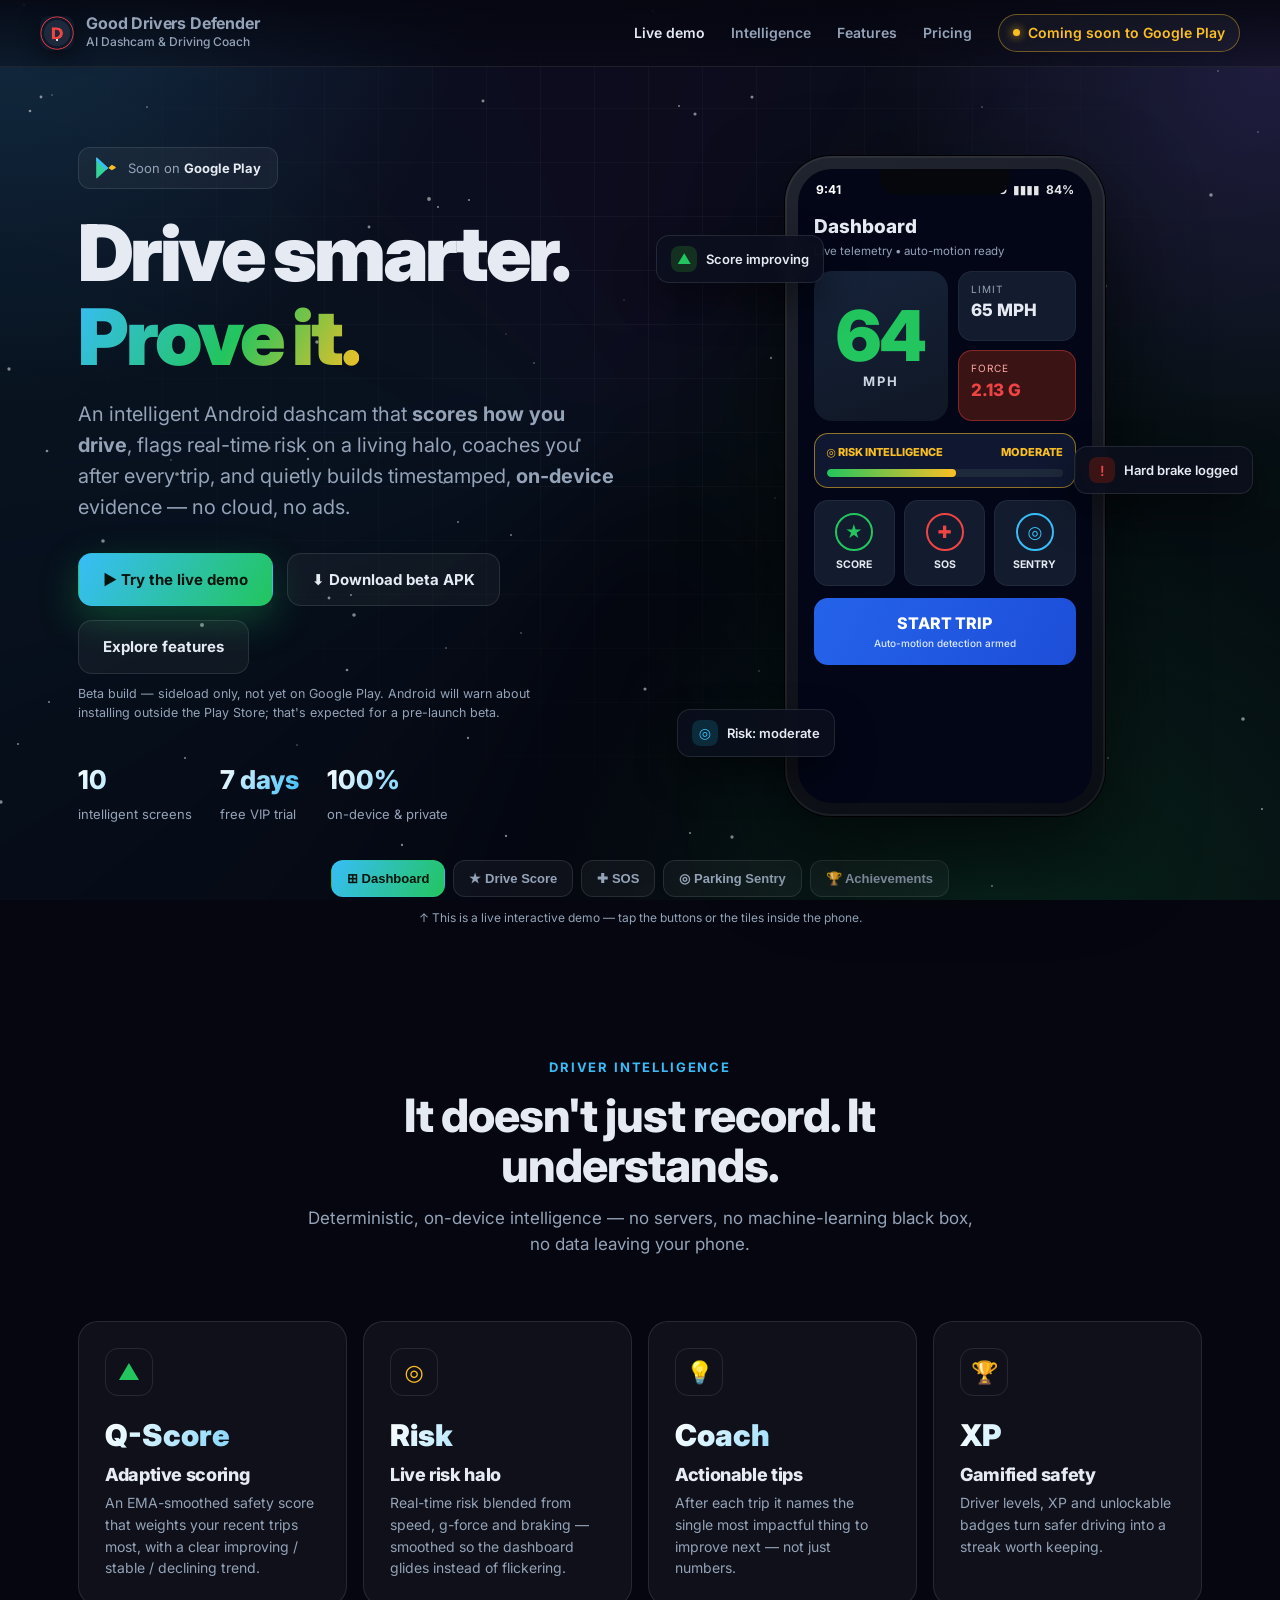
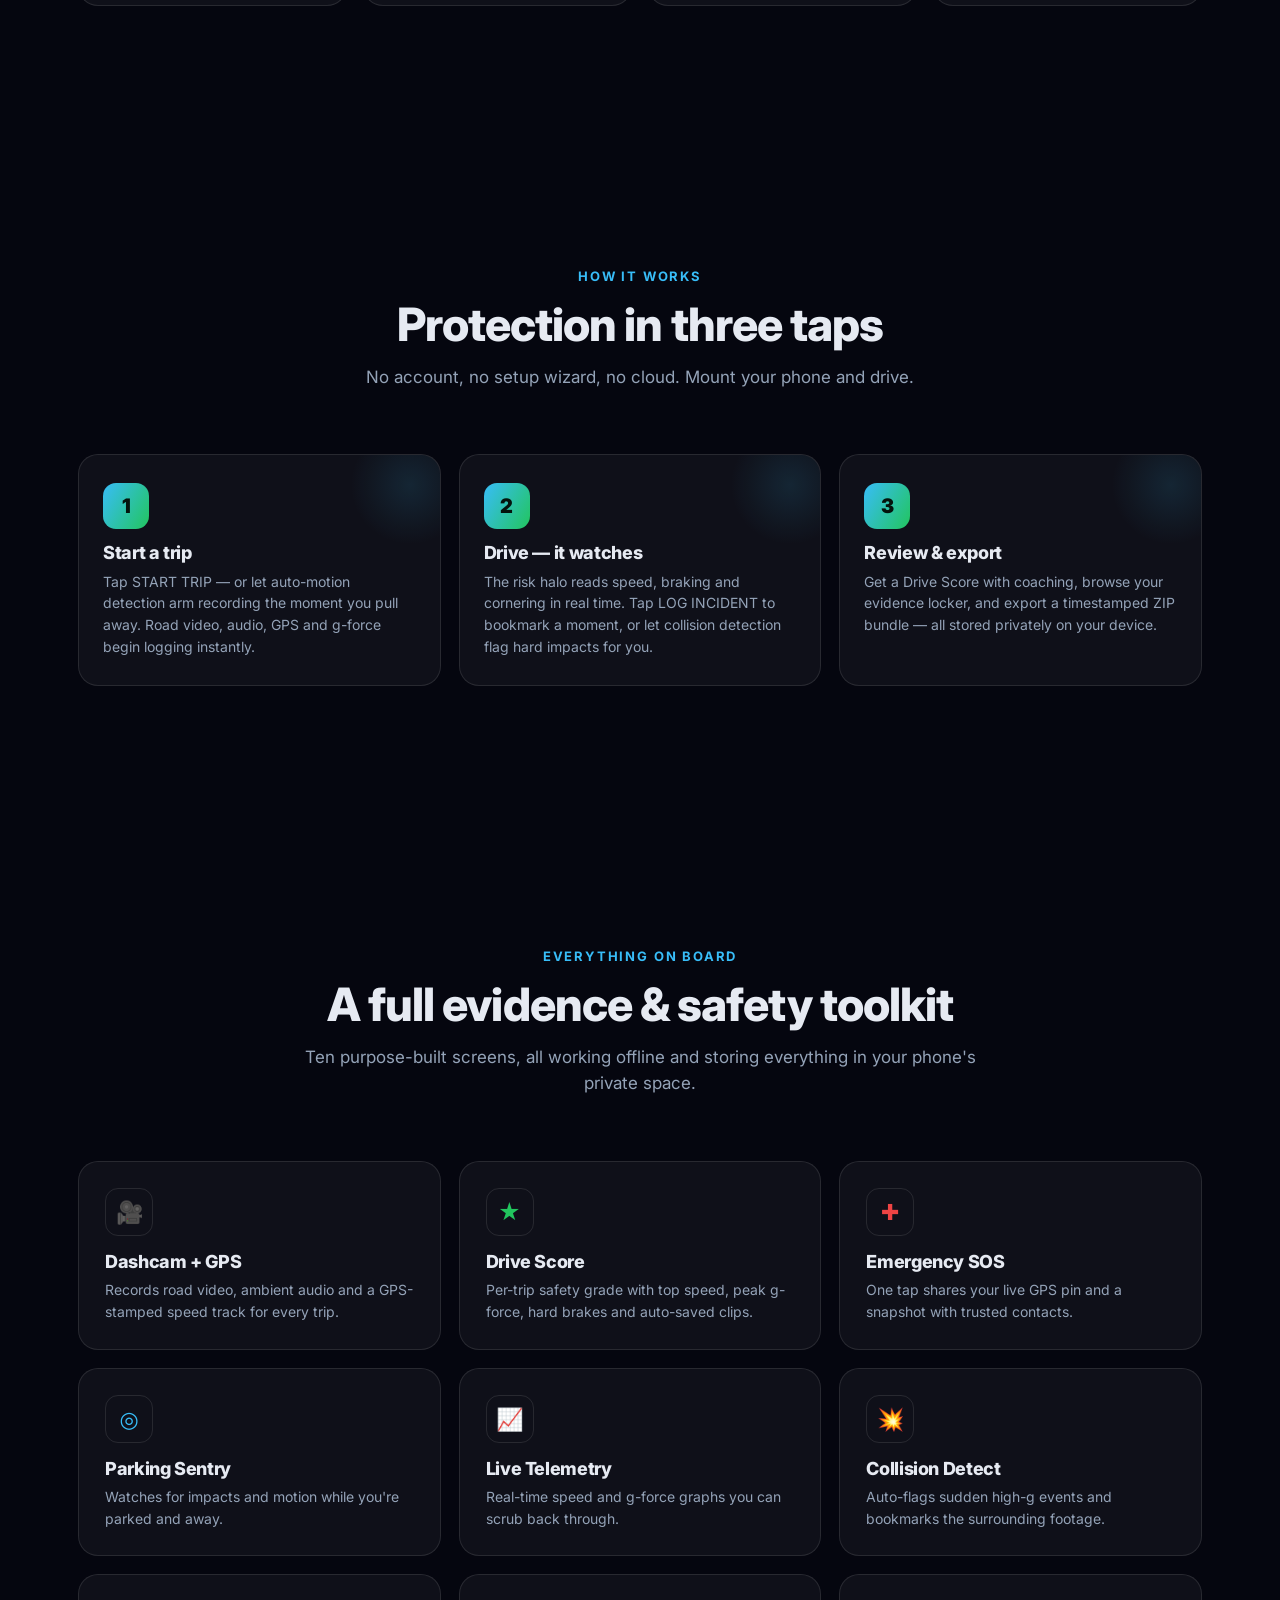
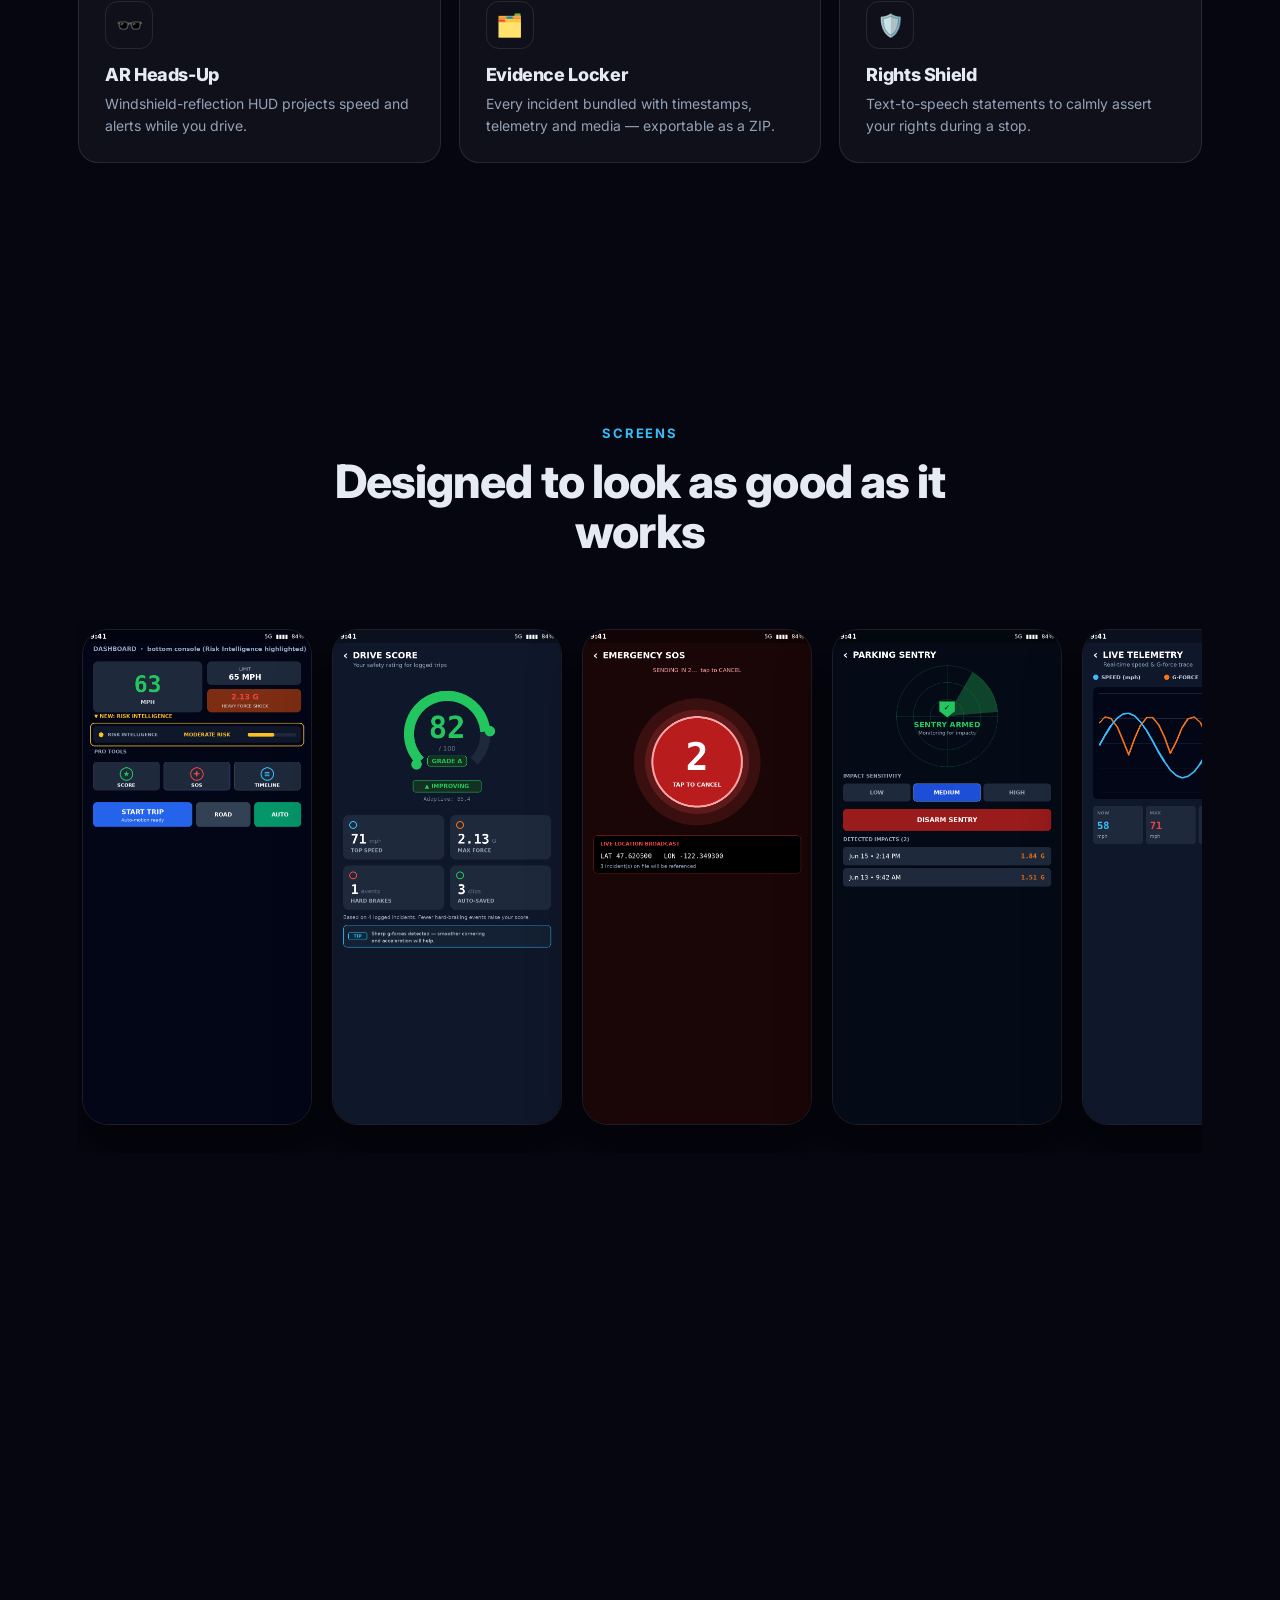
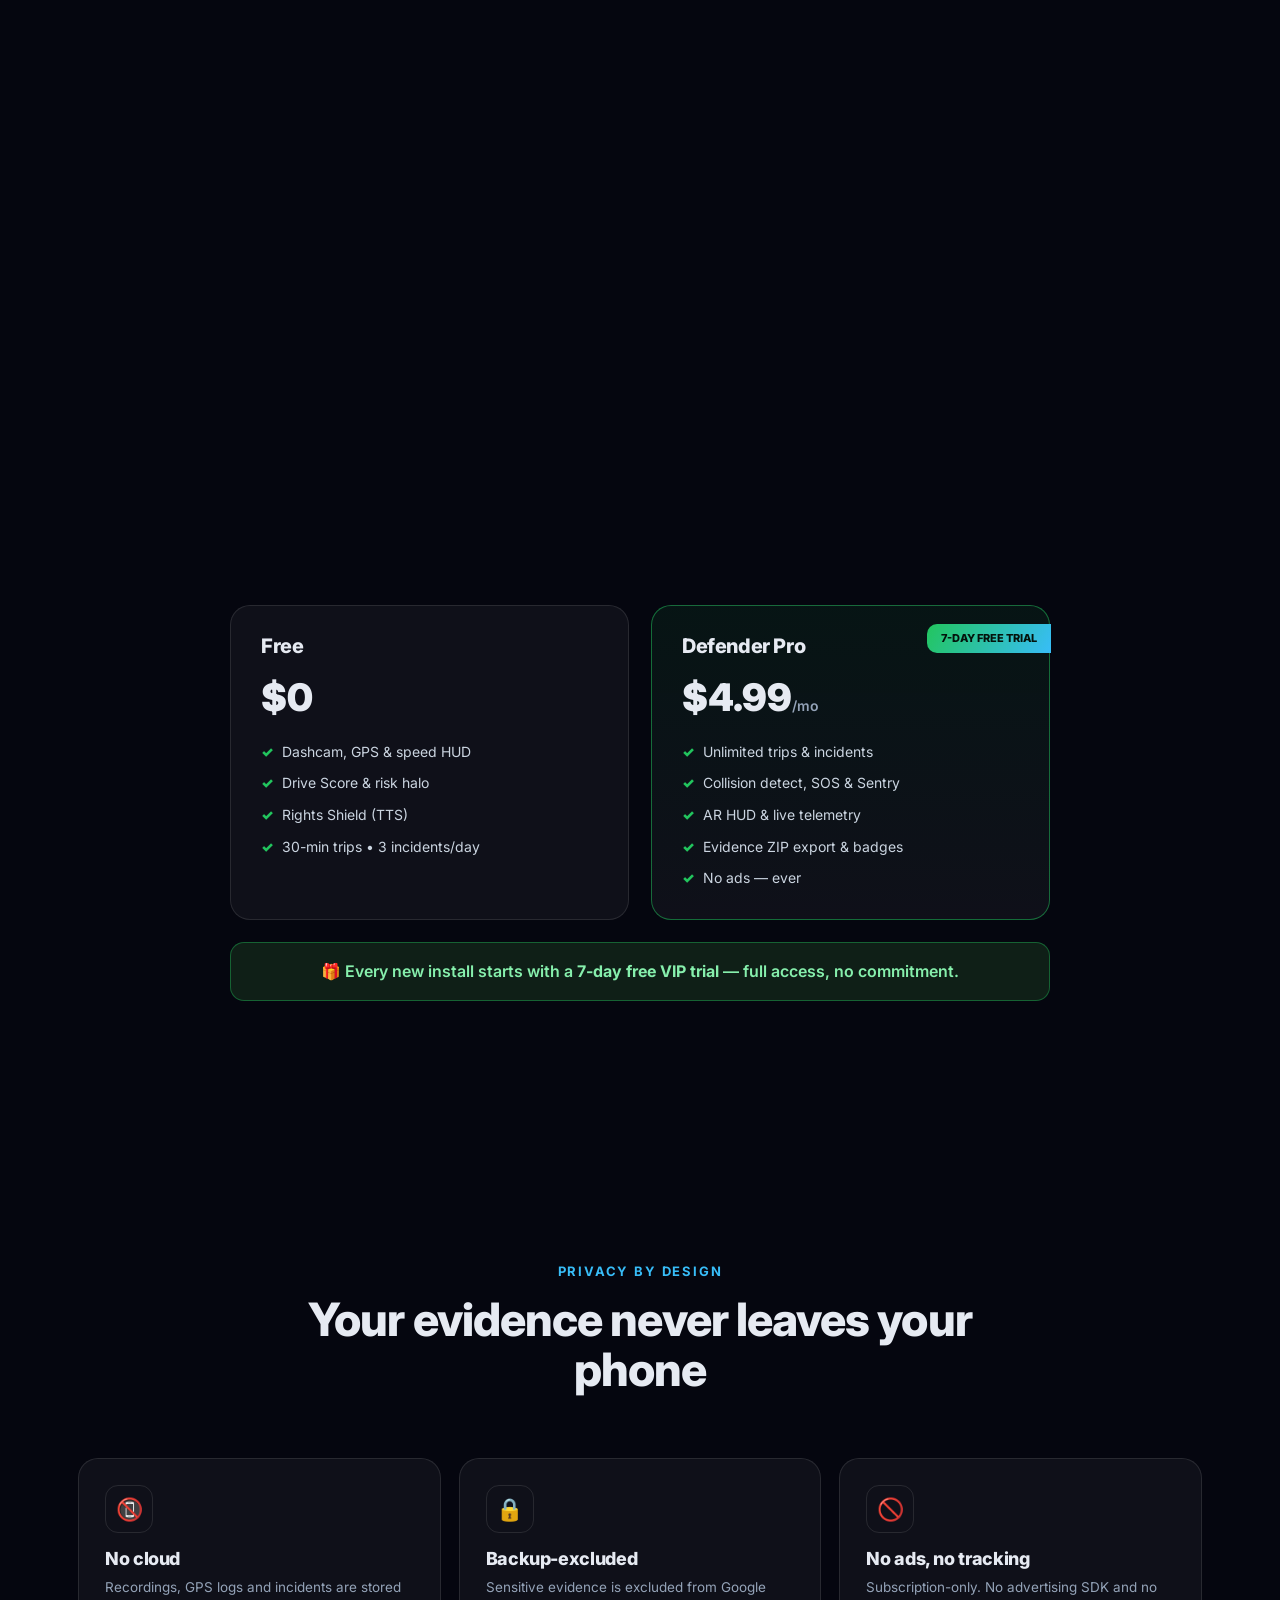
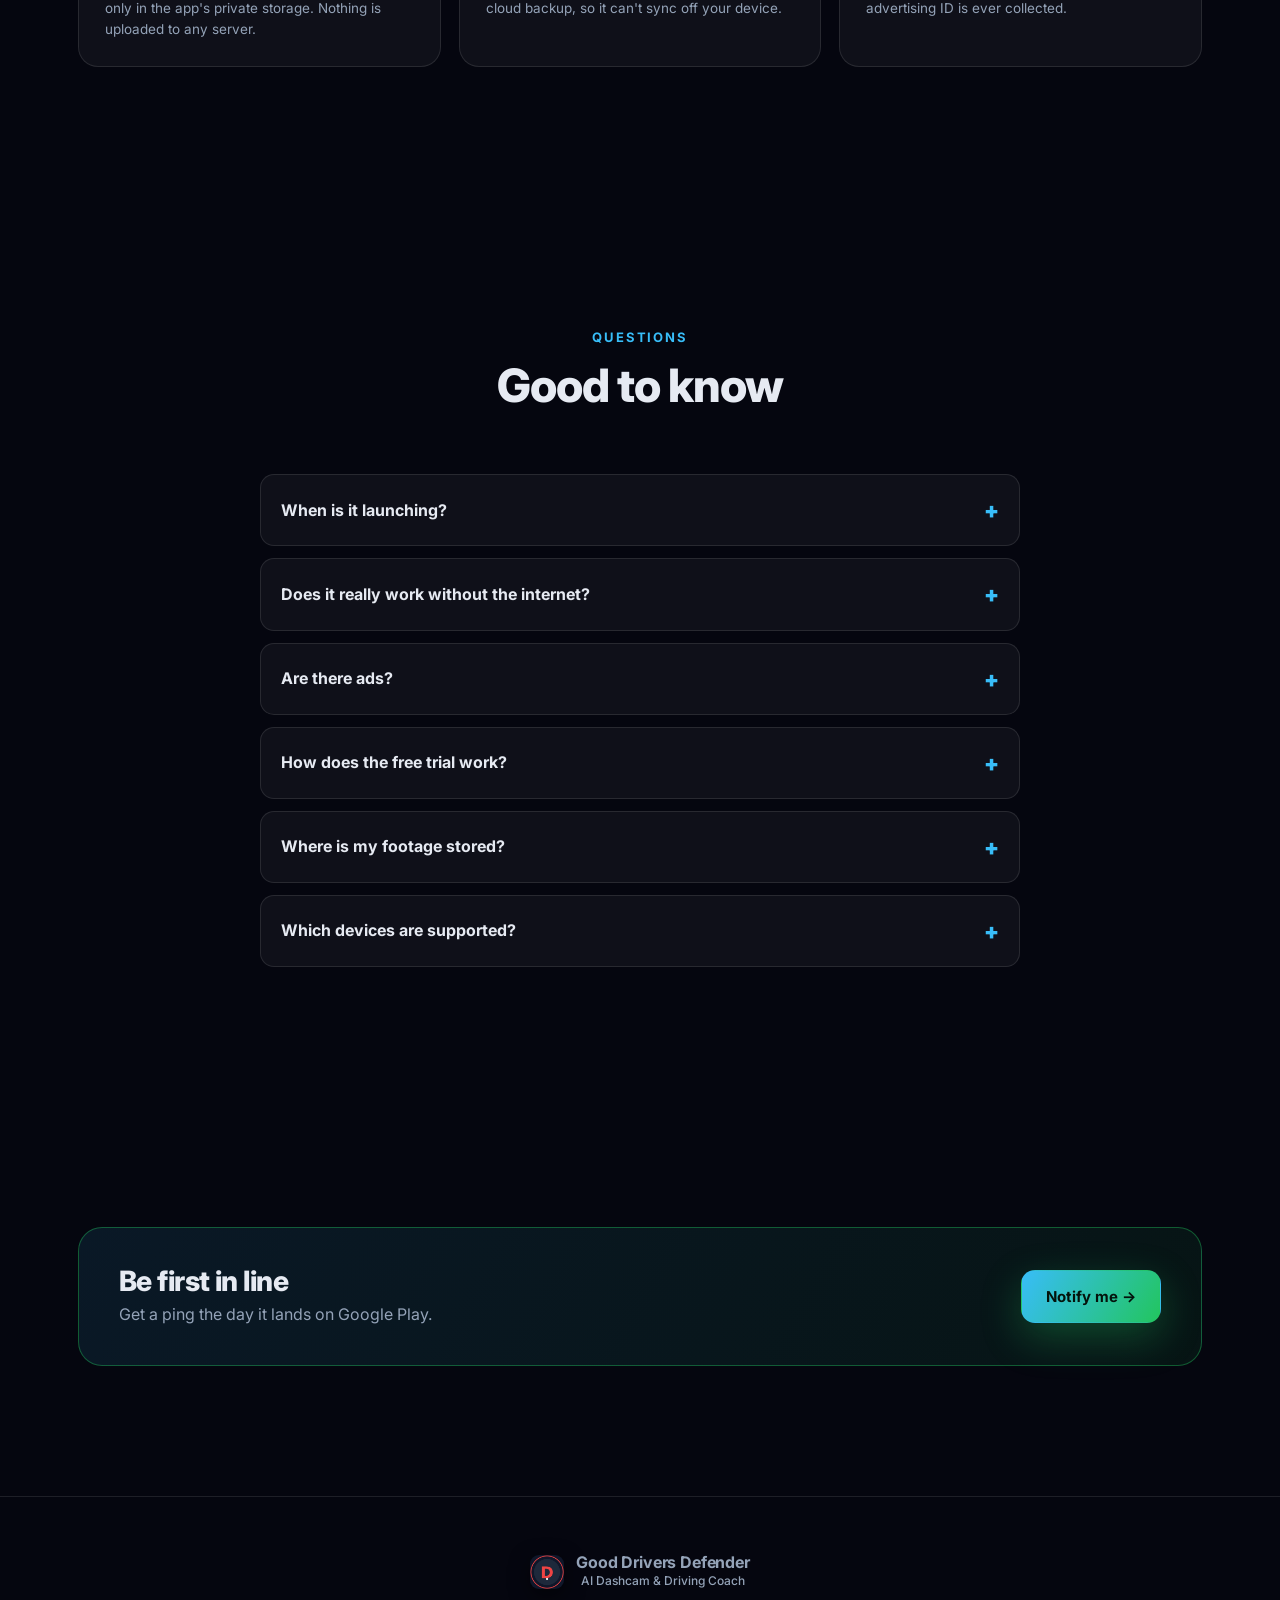
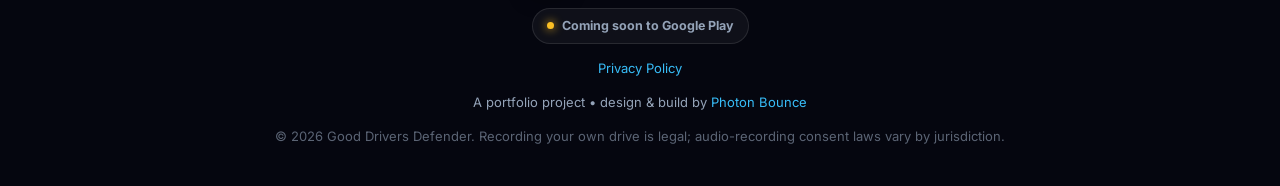
<file: microsite/index.html>
<!DOCTYPE html>
<html lang="en">
<head>
<meta charset="UTF-8" />
<meta name="viewport" content="width=device-width, initial-scale=1.0" />
<title>Good Drivers Defender — AI Dashcam & Driving Coach</title>
<meta name="description" content="An intelligent Android dashcam that scores your driving, flags real-time risk, coaches you, and builds on-device evidence. Coming soon to Google Play." />
<meta property="og:title" content="Good Drivers Defender" />
<meta property="og:description" content="AI dashcam & driving coach — adaptive scoring, real-time risk intelligence, on-device evidence. Coming soon to Google Play." />
<meta property="og:image" content="assets/feature.png" />
<meta name="theme-color" content="#05060f" />
<link rel="icon" href="assets/icon.png" />
<link rel="apple-touch-icon" href="assets/icon-180.png" />
<link rel="manifest" href="site.webmanifest" />
<meta name="mobile-web-app-capable" content="yes" />
<meta name="apple-mobile-web-app-capable" content="yes" />
<meta name="apple-mobile-web-app-status-bar-style" content="black-translucent" />
<meta name="apple-mobile-web-app-title" content="Defender" />
<meta name="twitter:card" content="summary_large_image" />
<meta name="twitter:title" content="Good Drivers Defender — AI Dashcam & Driving Coach" />
<meta name="twitter:description" content="Adaptive driving score, real-time risk intelligence, on-device evidence. Coming soon to Google Play." />
<meta name="twitter:image" content="assets/feature.png" />
<link rel="preconnect" href="https://fonts.googleapis.com" />
<link rel="preconnect" href="https://fonts.gstatic.com" crossorigin />
<link href="https://fonts.googleapis.com/css2?family=Inter:wght@400;500;600;700;800;900&family=JetBrains+Mono:wght@600;700&display=swap" rel="stylesheet" />
<link rel="stylesheet" href="styles.css" />
</head>
<body>

<div class="scroll-progress" id="progress"></div>

<!-- animated parallax background -->
<div class="bg-wrap">
  <div class="bg-grad" data-parallax="0.15"></div>
  <div class="bg-aurora"></div>
  <div class="bg-grid" data-parallax="0.05"></div>
  <div class="stars" id="stars"></div>
</div>

<!-- nav -->
<nav class="nav">
  <a class="brand" href="#top">
    <img src="assets/icon.png" alt="Good Drivers Defender icon" />
    <span><b>Good Drivers Defender</b><span>AI Dashcam &amp; Driving Coach</span></span>
  </a>
  <div class="nav-links">
    <a href="#demo">Live demo</a>
    <a href="#intel">Intelligence</a>
    <a href="#features">Features</a>
    <a href="#pricing">Pricing</a>
    <a class="pill" href="#pricing"><span class="dot"></span>Coming soon to Google Play</a>
  </div>
</nav>

<!-- ===================== HERO + EMULATOR ===================== -->
<header id="top" class="hero">
  <div class="wrap hero-grid">
    <div>
      <div class="play-badge">
        <svg viewBox="0 0 512 512" fill="none"><path d="M48 16l260 240L48 496c-9 5-20-2-20-13V29c0-11 11-18 20-13z" fill="#34d399"/><path d="M308 256l84-78 80 46c14 8 14 28 0 36l-80 46-84-50z" fill="#fbbf24"/><path d="M48 16l260 240-58 54L28 80V29c0-11 11-18 20-13z" fill="#38bdf8"/><path d="M250 202l58 54-58 50L28 432v-352z" fill="#22c55e" opacity=".0"/></svg>
        <span>Soon on <b>Google Play</b></span>
      </div>
      <h1>Drive smarter.<br><span class="grad">Prove it.</span></h1>
      <p class="lead">An intelligent Android dashcam that <b>scores how you drive</b>, flags real-time risk on a living halo, coaches you after every trip, and quietly builds timestamped, <b>on-device</b> evidence — no cloud, no ads.</p>
      <div class="cta-row">
        <a class="btn btn-primary" href="#demo">▶ Try the live demo</a>
        <a class="btn btn-ghost" id="apkDownload" href="GoodDriversDefender.apk" download>⬇ Download beta APK</a>
        <a class="btn btn-ghost" href="#features">Explore features</a>
      </div>
      <p class="apk-note">Beta build — sideload only, not yet on Google Play. Android will warn about installing outside the Play Store; that's expected for a pre-launch beta.</p>
      <div class="hero-stats">
        <div><b>10</b><span>intelligent screens</span></div>
        <div><b>7 days</b><span>free VIP trial</span></div>
        <div><b>100%</b><span>on-device & private</span></div>
      </div>
    </div>

    <!-- interactive phone emulator -->
    <div class="hero-phone" id="demo">
      <div class="float-chip fc-1"><span class="ic" style="background:#143020;color:#22c55e">▲</span> Score improving</div>
      <div class="float-chip fc-2"><span class="ic" style="background:#3a1414;color:#ef4444">!</span> Hard brake logged</div>
      <div class="float-chip fc-3"><span class="ic" style="background:#0b2a3a;color:#38bdf8">◎</span> Risk: moderate</div>

      <div class="phone" id="phone">
        <div class="phone-screen">

          <!-- DASHBOARD -->
          <div class="screen active" data-screen="dashboard">
            <div class="statusbar"><span>9:41</span><div class="sb-right"><span>5G</span><span>▮▮▮▮</span><span>84%</span></div></div>
            <div class="scr-pad">
              <div class="e-title">Dashboard</div>
              <div class="e-sub">Live telemetry • auto-motion ready</div>
              <div class="row" style="margin-top:10px">
                <div class="dash-speed grow"><div><div class="num" id="emuSpeed">63</div><div class="unit" style="text-align:center">MPH</div></div></div>
                <div style="width:118px;display:flex;flex-direction:column;gap:9px">
                  <div class="mini card grow"><div class="k">LIMIT</div><div class="v">65 MPH</div></div>
                  <div class="mini grow" style="background:#3a1414;border:1px solid rgba(239,68,68,.4)"><div class="k" style="color:#fca5a5">FORCE</div><div class="v" style="color:#ef4444">2.13 G</div></div>
                </div>
              </div>
              <div class="riskbar">
                <div class="label"><span style="color:#fbbf24">◎ RISK INTELLIGENCE</span><span style="color:#fbbf24">MODERATE</span></div>
                <div class="track"><div class="fill"></div></div>
              </div>
              <div class="tools">
                <div class="tool" data-go="score"><div class="ti" style="border-color:#22c55e;color:#22c55e">★</div><div class="tl">SCORE</div></div>
                <div class="tool" data-go="sos"><div class="ti" style="border-color:#ef4444;color:#ef4444">✚</div><div class="tl">SOS</div></div>
                <div class="tool" data-go="sentry"><div class="ti" style="border-color:#38bdf8;color:#38bdf8">◎</div><div class="tl">SENTRY</div></div>
              </div>
              <div class="startbtn">START TRIP <small>Auto-motion detection armed</small></div>
            </div>
          </div>

          <!-- DRIVE SCORE -->
          <div class="screen" data-screen="score">
            <div class="statusbar"><span>9:41</span><div class="sb-right"><span>5G</span><span>▮▮▮▮</span><span>84%</span></div></div>
            <div class="scr-pad">
              <div class="e-title">Drive Score</div>
              <div class="e-sub">Your safety rating for logged trips</div>
              <div class="gauge-wrap">
                <svg width="186" height="150" viewBox="0 0 186 150">
                  <circle cx="93" cy="86" r="60" fill="none" stroke="#1e293b" stroke-width="14"/>
                  <circle cx="93" cy="86" r="60" fill="none" stroke="#22c55e" stroke-width="14" stroke-linecap="round"
                          stroke-dasharray="377" stroke-dashoffset="68" transform="rotate(-90 93 86)" id="gaugeArc"/>
                </svg>
                <div class="score"><b>82</b><small>/ 100</small></div>
              </div>
              <div style="text-align:center;margin-top:2px">
                <span class="chip">▲ IMPROVING</span>
                <div class="adaptive mono">Adaptive: 85.4</div>
              </div>
              <div class="statgrid">
                <div class="card"><div class="sc-v" style="color:#38bdf8">71<small style="font-size:11px;color:#64748b"> mph</small></div><div class="sc-k">TOP SPEED</div></div>
                <div class="card"><div class="sc-v" style="color:#f97316">2.13<small style="font-size:11px;color:#64748b"> G</small></div><div class="sc-k">MAX FORCE</div></div>
              </div>
              <div class="tip"><span class="tg">TIP</span><p>Sharp g-forces detected — smoother cornering and acceleration will lift your score.</p></div>
            </div>
          </div>

          <!-- SOS -->
          <div class="screen" data-screen="sos">
            <div class="statusbar"><span>9:41</span><div class="sb-right"><span>5G</span><span>▮▮▮▮</span><span>84%</span></div></div>
            <div class="scr-pad" style="background:linear-gradient(180deg,#1a0606,transparent)">
              <div class="e-title" style="color:#fca5a5">Emergency SOS</div>
              <div class="e-sub">One tap shares your live location with trusted contacts</div>
              <div class="sos">
                <div class="sos-btn"><div><b>SOS</b><span>ARMED</span></div></div>
                <div style="text-align:center;color:#fca5a5;font-size:12px">Sends GPS pin + incident snapshot<br>to 3 emergency contacts</div>
              </div>
            </div>
          </div>

          <!-- SENTRY -->
          <div class="screen" data-screen="sentry">
            <div class="statusbar"><span>9:41</span><div class="sb-right"><span>5G</span><span>▮▮▮▮</span><span>84%</span></div></div>
            <div class="scr-pad" style="background:linear-gradient(180deg,#050b16,transparent)">
              <div class="e-title">Parking Sentry</div>
              <div class="e-sub">Impact monitoring while you're away</div>
              <div class="radar"><div class="sweep"></div><div class="blip"></div></div>
              <div style="text-align:center"><span class="chip">✓ SENTRY ARMED</span><div class="adaptive">Monitoring for impacts &amp; motion</div></div>
            </div>
          </div>

          <!-- BADGES -->
          <div class="screen" data-screen="badges">
            <div class="statusbar"><span>9:41</span><div class="sb-right"><span>5G</span><span>▮▮▮▮</span><span>84%</span></div></div>
            <div class="scr-pad">
              <div class="e-title">Achievements</div>
              <div class="e-sub">Level 4 Defender • 1,325 XP</div>
              <div class="xpbar"><i></i></div>
              <div class="badges">
                <div class="badge">🛡️</div><div class="badge">🔥</div><div class="badge">🚀</div><div class="badge">⭐</div>
                <div class="badge">🏆</div><div class="badge">🎯</div><div class="badge lock">🔒</div><div class="badge lock">🔒</div>
              </div>
              <div class="tip" style="margin-top:18px"><span class="tg">NEXT</span><p>Log 3 clean trips in a row to unlock the <b>Smooth Operator</b> badge.</p></div>
            </div>
          </div>

        </div>
      </div>
    </div>
  </div>

  <!-- emulator screen switcher -->
  <div class="wrap" style="margin-top:34px">
    <div class="emu-nav" style="justify-content:center" id="emuNav">
      <button class="on" data-go="dashboard">⊞ Dashboard</button>
      <button data-go="score">★ Drive Score</button>
      <button data-go="sos">✚ SOS</button>
      <button data-go="sentry">◎ Parking Sentry</button>
      <button data-go="badges">🏆 Achievements</button>
    </div>
    <p class="hint" style="justify-content:center;margin-top:12px">↑ This is a live interactive demo — tap the buttons or the tiles inside the phone.</p>
  </div>
</header>

<!-- ===================== INTELLIGENCE ===================== -->
<section id="intel">
  <div class="wrap">
    <div class="section-head reveal">
      <div class="eyebrow">Driver Intelligence</div>
      <h2>It doesn't just record. It understands.</h2>
      <p>Deterministic, on-device intelligence — no servers, no machine-learning black box, no data leaving your phone.</p>
    </div>
    <div class="intel">
      <div class="fcard reveal"><div class="ic" style="color:#22c55e">▲</div><div class="big">Q-Score</div><h3 style="margin-top:6px">Adaptive scoring</h3><p>An EMA-smoothed safety score that weights your recent trips most, with a clear improving / stable / declining trend.</p></div>
      <div class="fcard reveal"><div class="ic" style="color:#fbbf24">◎</div><div class="big">Risk</div><h3 style="margin-top:6px">Live risk halo</h3><p>Real-time risk blended from speed, g-force and braking — smoothed so the dashboard glides instead of flickering.</p></div>
      <div class="fcard reveal"><div class="ic" style="color:#38bdf8">💡</div><div class="big">Coach</div><h3 style="margin-top:6px">Actionable tips</h3><p>After each trip it names the single most impactful thing to improve next — not just numbers.</p></div>
      <div class="fcard reveal"><div class="ic" style="color:#8b5cf6">🏆</div><div class="big">XP</div><h3 style="margin-top:6px">Gamified safety</h3><p>Driver levels, XP and unlockable badges turn safer driving into a streak worth keeping.</p></div>
    </div>
  </div>
</section>

<!-- ===================== HOW IT WORKS ===================== -->
<section id="how">
  <div class="wrap">
    <div class="section-head reveal">
      <div class="eyebrow">How it works</div>
      <h2>Protection in three taps</h2>
      <p>No account, no setup wizard, no cloud. Mount your phone and drive.</p>
    </div>
    <div class="steps">
      <div class="step reveal"><div class="step-n">1</div><h3>Start a trip</h3><p>Tap START TRIP — or let auto-motion detection arm recording the moment you pull away. Road video, audio, GPS and g-force begin logging instantly.</p></div>
      <div class="step reveal"><div class="step-n">2</div><h3>Drive — it watches</h3><p>The risk halo reads speed, braking and cornering in real time. Tap LOG INCIDENT to bookmark a moment, or let collision detection flag hard impacts for you.</p></div>
      <div class="step reveal"><div class="step-n">3</div><h3>Review &amp; export</h3><p>Get a Drive Score with coaching, browse your evidence locker, and export a timestamped ZIP bundle — all stored privately on your device.</p></div>
    </div>
  </div>
</section>

<!-- ===================== FEATURES ===================== -->
<section id="features">
  <div class="wrap">
    <div class="section-head reveal">
      <div class="eyebrow">Everything on board</div>
      <h2>A full evidence &amp; safety toolkit</h2>
      <p>Ten purpose-built screens, all working offline and storing everything in your phone's private space.</p>
    </div>
    <div class="grid3" id="featGrid">
      <div class="fcard reveal"><div class="ic" style="color:#38bdf8">🎥</div><h3>Dashcam + GPS</h3><p>Records road video, ambient audio and a GPS-stamped speed track for every trip.</p></div>
      <div class="fcard reveal"><div class="ic" style="color:#22c55e">★</div><h3>Drive Score</h3><p>Per-trip safety grade with top speed, peak g-force, hard brakes and auto-saved clips.</p></div>
      <div class="fcard reveal"><div class="ic" style="color:#ef4444">✚</div><h3>Emergency SOS</h3><p>One tap shares your live GPS pin and a snapshot with trusted contacts.</p></div>
      <div class="fcard reveal"><div class="ic" style="color:#38bdf8">◎</div><h3>Parking Sentry</h3><p>Watches for impacts and motion while you're parked and away.</p></div>
      <div class="fcard reveal"><div class="ic" style="color:#fbbf24">📈</div><h3>Live Telemetry</h3><p>Real-time speed and g-force graphs you can scrub back through.</p></div>
      <div class="fcard reveal"><div class="ic" style="color:#f97316">💥</div><h3>Collision Detect</h3><p>Auto-flags sudden high-g events and bookmarks the surrounding footage.</p></div>
      <div class="fcard reveal"><div class="ic" style="color:#a78bfa">🕶️</div><h3>AR Heads-Up</h3><p>Windshield-reflection HUD projects speed and alerts while you drive.</p></div>
      <div class="fcard reveal"><div class="ic" style="color:#22c55e">🗂️</div><h3>Evidence Locker</h3><p>Every incident bundled with timestamps, telemetry and media — exportable as a ZIP.</p></div>
      <div class="fcard reveal"><div class="ic" style="color:#fbbf24">🛡️</div><h3>Rights Shield</h3><p>Text-to-speech statements to calmly assert your rights during a stop.</p></div>
    </div>
  </div>
</section>

<!-- ===================== GALLERY ===================== -->
<section id="gallery">
  <div class="wrap">
    <div class="section-head reveal">
      <div class="eyebrow">Screens</div>
      <h2>Designed to look as good as it works</h2>
    </div>
  </div>
  <div class="wrap"><div class="gallery reveal">
    <img src="assets/shots/04_dashboard_protools.png" alt="Dashboard" loading="lazy" />
    <img src="assets/shots/01_drive_score.png" alt="Drive Score" loading="lazy" />
    <img src="assets/shots/02_emergency_sos.png" alt="Emergency SOS" loading="lazy" />
    <img src="assets/shots/05_parking_sentry.png" alt="Parking Sentry" loading="lazy" />
    <img src="assets/shots/06_telemetry_graph.png" alt="Telemetry graph" loading="lazy" />
    <img src="assets/shots/03_evidence_timeline.png" alt="Evidence timeline" loading="lazy" />
    <img src="assets/shots/08_collision_detect.png" alt="Collision detection" loading="lazy" />
    <img src="assets/shots/09_ar_hud.png" alt="AR HUD" loading="lazy" />
    <img src="assets/shots/10_achievements.png" alt="Achievements" loading="lazy" />
    <img src="assets/shots/07_trip_history.png" alt="Trip history" loading="lazy" />
  </div></div>
</section>

<!-- ===================== BUILT WITH ===================== -->
<section id="tech">
  <div class="wrap">
    <div class="section-head reveal">
      <div class="eyebrow">Under the hood</div>
      <h2>Engineered like a flagship</h2>
      <p>100% native Android, modern stack, fully offline — a portfolio piece as much as a product.</p>
    </div>
    <div class="tech-grid reveal">
      <span class="tech">Kotlin</span>
      <span class="tech">Jetpack Compose</span>
      <span class="tech">Material 3</span>
      <span class="tech">CameraX</span>
      <span class="tech">Room</span>
      <span class="tech">Coroutines / Flow</span>
      <span class="tech">Play Billing</span>
      <span class="tech">Fused Location</span>
      <span class="tech">MediaStore</span>
      <span class="tech">Foreground Service</span>
      <span class="tech">TTS / TalkBack</span>
      <span class="tech">R8 · AAB</span>
    </div>
  </div>
</section>

<!-- ===================== PRICING ===================== -->
<section id="pricing">
  <div class="wrap">
    <div class="section-head reveal">
      <div class="eyebrow">Simple &amp; fair</div>
      <h2>Start as VIP — free for 7 days</h2>
      <p>No ads, ever. Every new install unlocks everything for a week, then settles into a generous free tier.</p>
    </div>
    <div class="plans">
      <div class="plan reveal">
        <h3>Free</h3>
        <div class="price">$0</div>
        <ul>
          <li>Dashcam, GPS &amp; speed HUD</li>
          <li>Drive Score &amp; risk halo</li>
          <li>Rights Shield (TTS)</li>
          <li>30-min trips • 3 incidents/day</li>
        </ul>
      </div>
      <div class="plan pro reveal">
        <div class="ribbon">7-DAY FREE TRIAL</div>
        <h3>Defender Pro</h3>
        <div class="price">$4.99<small>/mo</small></div>
        <ul>
          <li>Unlimited trips &amp; incidents</li>
          <li>Collision detect, SOS &amp; Sentry</li>
          <li>AR HUD &amp; live telemetry</li>
          <li>Evidence ZIP export &amp; badges</li>
          <li>No ads — ever</li>
        </ul>
      </div>
    </div>
    <div class="trial-banner reveal">🎁 Every new install starts with a <b>7-day free VIP trial</b> — full access, no commitment.</div>
  </div>
</section>

<!-- ===================== PRIVACY ===================== -->
<section id="privacy">
  <div class="wrap">
    <div class="section-head reveal">
      <div class="eyebrow">Privacy by design</div>
      <h2>Your evidence never leaves your phone</h2>
    </div>
    <div class="privacy">
      <div class="fcard reveal"><div class="ic" style="color:#22c55e">📵</div><h3>No cloud</h3><p>Recordings, GPS logs and incidents are stored only in the app's private storage. Nothing is uploaded to any server.</p></div>
      <div class="fcard reveal"><div class="ic" style="color:#38bdf8">🔒</div><h3>Backup-excluded</h3><p>Sensitive evidence is excluded from Google cloud backup, so it can't sync off your device.</p></div>
      <div class="fcard reveal"><div class="ic" style="color:#fbbf24">🚫</div><h3>No ads, no tracking</h3><p>Subscription-only. No advertising SDK and no advertising ID is ever collected.</p></div>
    </div>
  </div>
</section>

<!-- ===================== FAQ ===================== -->
<section id="faq">
  <div class="wrap">
    <div class="section-head reveal">
      <div class="eyebrow">Questions</div>
      <h2>Good to know</h2>
    </div>
    <div class="faq reveal">
      <details><summary>When is it launching?</summary><p>It's in final pre-launch testing and coming soon to Google Play. This page is a preview of what's shipping.</p></details>
      <details><summary>Does it really work without the internet?</summary><p>Yes. Recording, scoring, GPS logging and evidence storage are 100% on-device. The only network use is Google Play for the subscription.</p></details>
      <details><summary>Are there ads?</summary><p>Never. The app is subscription-only with a generous free tier — no advertising SDK and no advertising ID.</p></details>
      <details><summary>How does the free trial work?</summary><p>Every new install gets full VIP/Pro access free for 7 days. After that you keep a capable free tier, or subscribe to stay VIP.</p></details>
      <details><summary>Where is my footage stored?</summary><p>In the app's private storage on your device, and excluded from Google cloud backup. Nothing is uploaded to us.</p></details>
      <details><summary>Which devices are supported?</summary><p>Android phones (Android 8.0 and up). A mount with a clear view of the road works best.</p></details>
    </div>
  </div>
</section>

<!-- ===================== NOTIFY BAND ===================== -->
<section id="notify">
  <div class="wrap">
    <div class="notify-band reveal">
      <div>
        <h2>Be first in line</h2>
        <p>Get a ping the day it lands on Google Play.</p>
      </div>
      <a class="btn btn-primary" href="mailto:hello@photon-bounce.com?subject=Notify%20me%20%E2%80%94%20Good%20Drivers%20Defender">Notify me →</a>
    </div>
  </div>
</section>

<!-- ===================== FOOTER ===================== -->
<footer>
  <div class="wrap">
    <a class="brand" href="#top"><img src="assets/icon.png" alt="" /><span><b>Good Drivers Defender</b><span>AI Dashcam &amp; Driving Coach</span></span></a>
    <div style="margin-top:18px"><a class="pill" href="#pricing"><span class="dot"></span>Coming soon to Google Play</a></div>
    <p class="made"><a class="link" href="privacy.html">Privacy Policy</a></p>
    <p class="made">A portfolio project • design &amp; build by <a class="link" href="https://photon-bounce.com">Photon Bounce</a></p>
    <p class="made" style="opacity:.6">© <span id="yr"></span> Good Drivers Defender. Recording your own drive is legal; audio-recording consent laws vary by jurisdiction.</p>
  </div>
</footer>

<!-- Install-as-app prompt (shown only when the browser supports it, e.g. Android Chrome) -->
<button id="installBtn" class="install-fab" hidden>⬇ Install App</button>

<script src="app.js"></script>
</body>
</html>
</file>
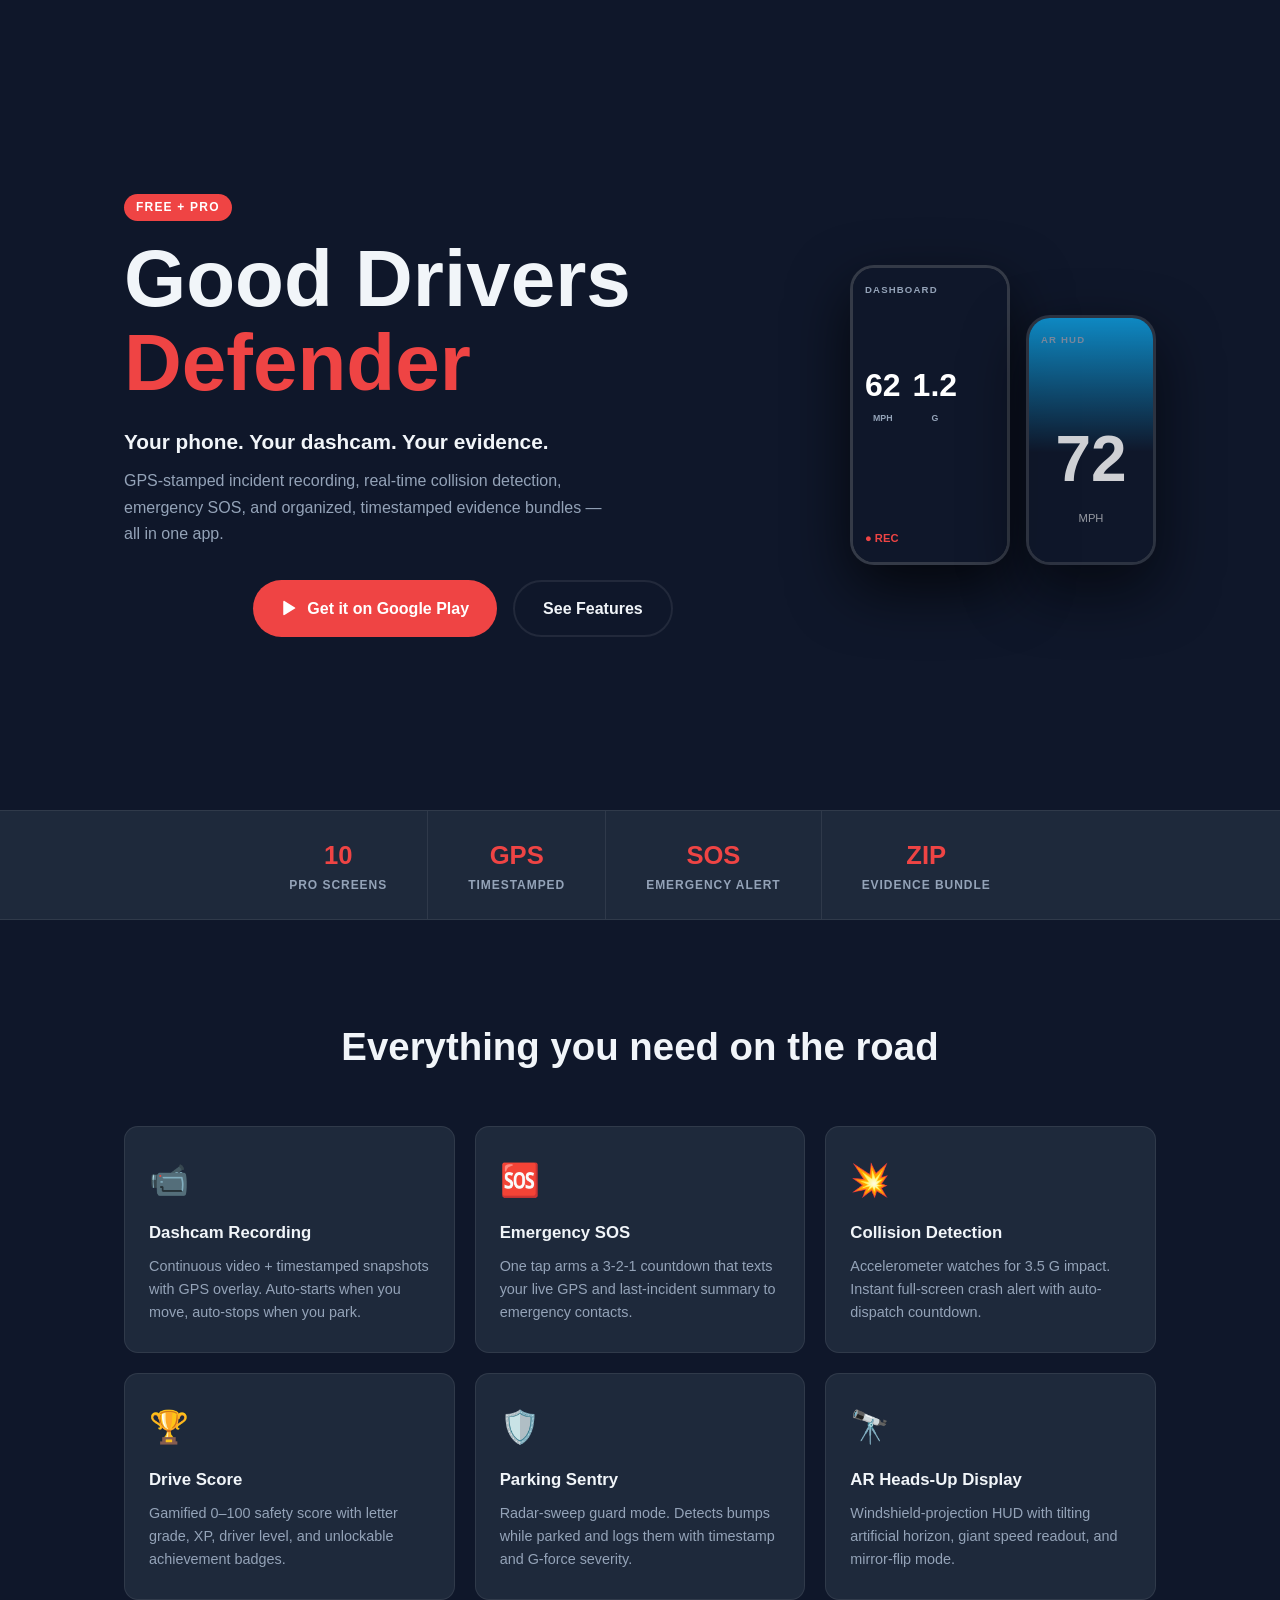
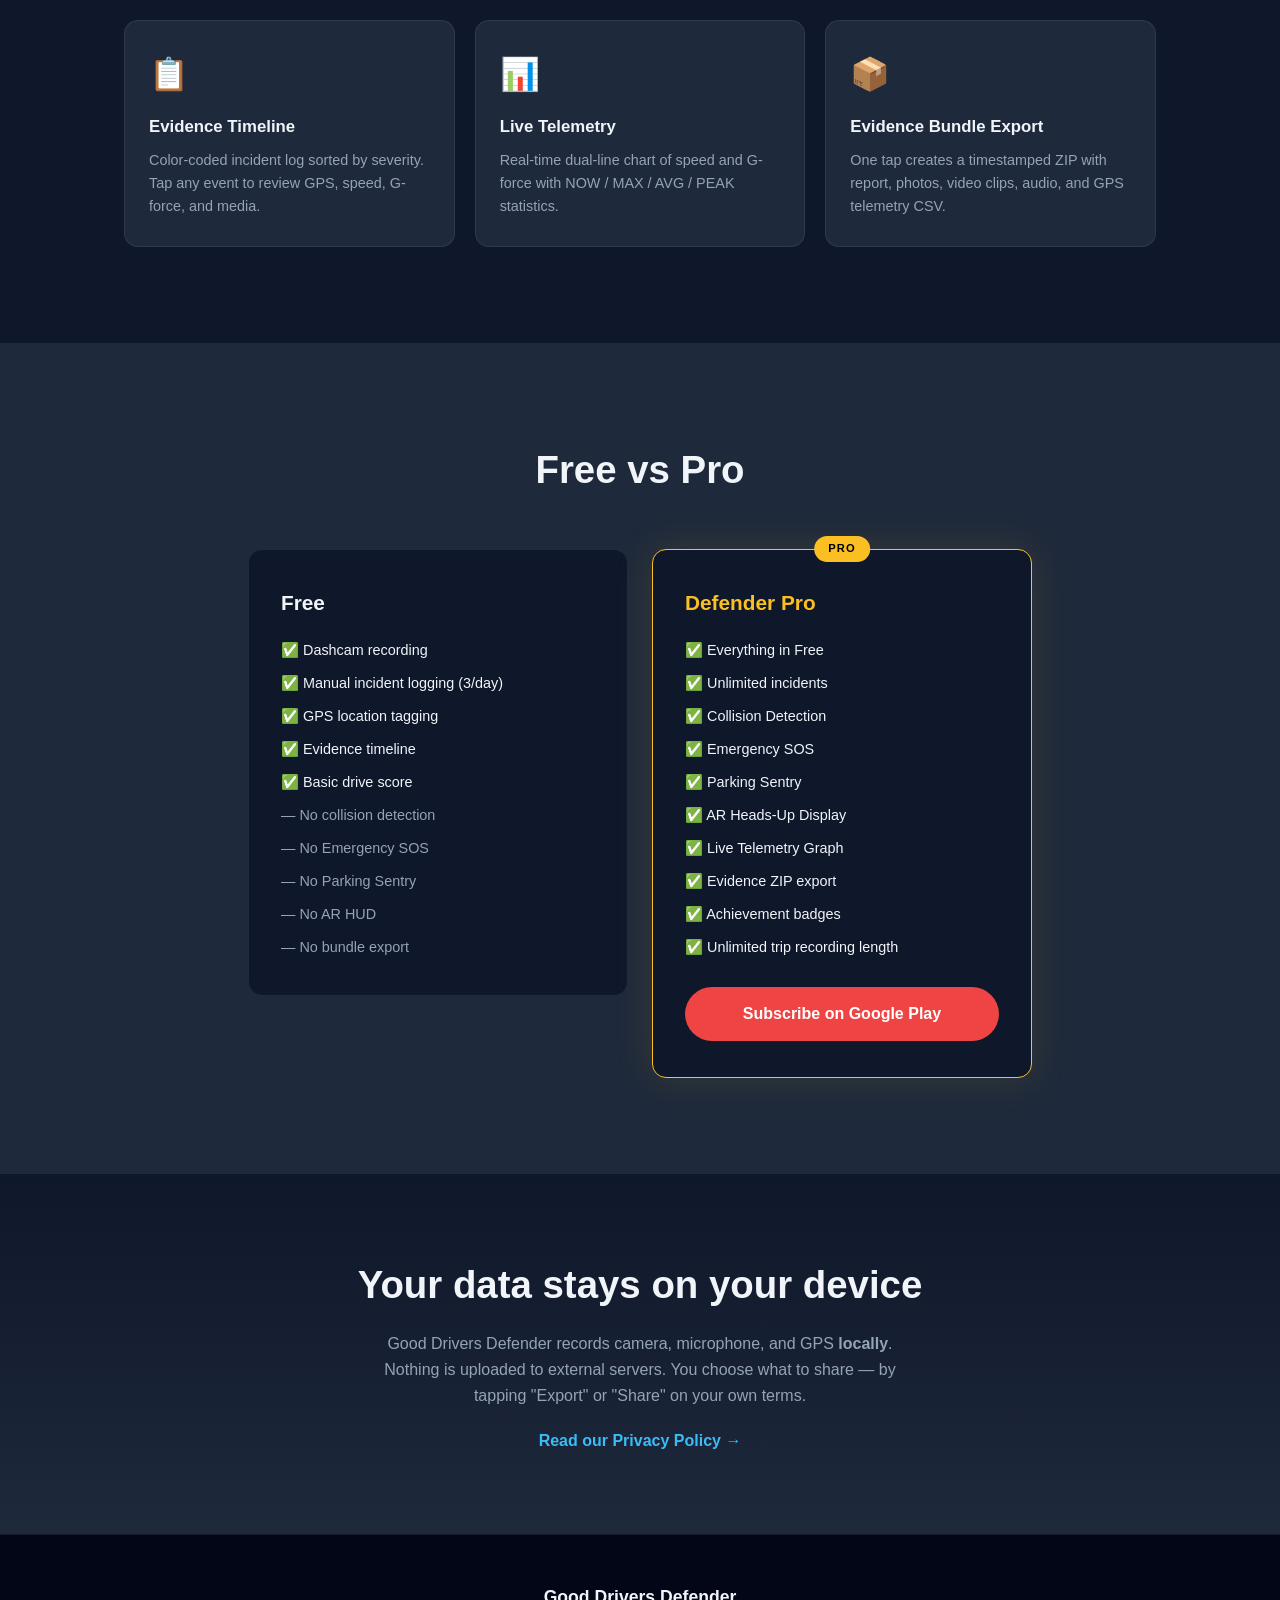
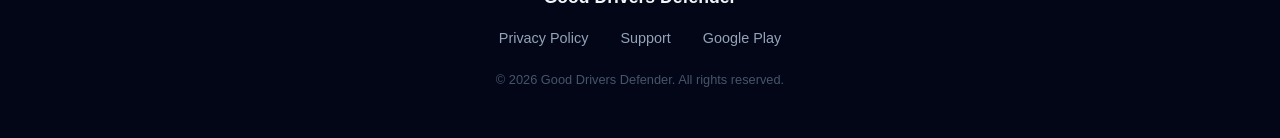
<file: web/index.html>
<!DOCTYPE html>
<html lang="en">
<head>
  <meta charset="UTF-8" />
  <meta name="viewport" content="width=device-width, initial-scale=1.0" />
  <title>Good Drivers Defender — Dashcam &amp; Evidence Recorder</title>
  <meta name="description" content="Turn your Android phone into a professional dashcam and incident recorder. GPS telemetry, collision detection, emergency SOS, and organized, timestamped evidence bundles." />
  <link rel="stylesheet" href="style.css" />
</head>
<body>

  <!-- ── Hero ─────────────────────────────────────────────────────────── -->
  <header class="hero">
    <div class="hero-inner">
      <div class="badge">FREE + PRO</div>
      <h1>Good Drivers<br><span class="accent">Defender</span></h1>
      <p class="tagline">Your phone. Your dashcam. Your evidence.</p>
      <p class="sub">GPS-stamped incident recording, real-time collision detection, emergency SOS, and organized, timestamped evidence bundles — all in one app.</p>
      <div class="cta-group">
        <a href="https://play.google.com/store/apps/details?id=com.aistudio.driverrecorder.gpxrt" class="btn btn-primary" id="play-link">
          <svg viewBox="0 0 24 24" fill="currentColor" aria-hidden="true"><path d="M3 20.5v-17c0-.83.94-1.3 1.6-.8l14 8.5c.6.36.6 1.24 0 1.6L4.6 21.3c-.66.5-1.6.03-1.6-.8z"/></svg>
          Get it on Google Play
        </a>
        <a href="#features" class="btn btn-outline">See Features</a>
      </div>
    </div>
    <div class="hero-screens">
      <div class="phone-frame">
        <div class="phone-screen dashboard">
          <div class="screen-label">Dashboard</div>
          <div class="metric-row">
            <div class="metric"><span class="mval">62</span><span class="munit">MPH</span></div>
            <div class="metric"><span class="mval">1.2</span><span class="munit">G</span></div>
          </div>
          <div class="rec-dot">● REC</div>
        </div>
      </div>
      <div class="phone-frame secondary">
        <div class="phone-screen hud">
          <div class="screen-label">AR HUD</div>
          <div class="hud-speed">72</div>
          <div class="hud-unit">MPH</div>
        </div>
      </div>
    </div>
  </header>

  <!-- ── Trust Bar ─────────────────────────────────────────────────────── -->
  <section class="trust-bar">
    <div class="trust-item"><span class="ti-num">10</span><span class="ti-label">Pro Screens</span></div>
    <div class="trust-item"><span class="ti-num">GPS</span><span class="ti-label">Timestamped</span></div>
    <div class="trust-item"><span class="ti-num">SOS</span><span class="ti-label">Emergency Alert</span></div>
    <div class="trust-item"><span class="ti-num">ZIP</span><span class="ti-label">Evidence Bundle</span></div>
  </section>

  <!-- ── Features ──────────────────────────────────────────────────────── -->
  <section class="features" id="features">
    <div class="section-inner">
      <h2>Everything you need on the road</h2>
      <div class="feature-grid">

        <div class="feat-card">
          <div class="feat-icon cam">📹</div>
          <h3>Dashcam Recording</h3>
          <p>Continuous video + timestamped snapshots with GPS overlay. Auto-starts when you move, auto-stops when you park.</p>
        </div>

        <div class="feat-card">
          <div class="feat-icon sos">🆘</div>
          <h3>Emergency SOS</h3>
          <p>One tap arms a 3-2-1 countdown that texts your live GPS and last-incident summary to emergency contacts.</p>
        </div>

        <div class="feat-card">
          <div class="feat-icon impact">💥</div>
          <h3>Collision Detection</h3>
          <p>Accelerometer watches for 3.5 G impact. Instant full-screen crash alert with auto-dispatch countdown.</p>
        </div>

        <div class="feat-card">
          <div class="feat-icon score">🏆</div>
          <h3>Drive Score</h3>
          <p>Gamified 0–100 safety score with letter grade, XP, driver level, and unlockable achievement badges.</p>
        </div>

        <div class="feat-card">
          <div class="feat-icon sentry">🛡️</div>
          <h3>Parking Sentry</h3>
          <p>Radar-sweep guard mode. Detects bumps while parked and logs them with timestamp and G-force severity.</p>
        </div>

        <div class="feat-card">
          <div class="feat-icon hud-f">🔭</div>
          <h3>AR Heads-Up Display</h3>
          <p>Windshield-projection HUD with tilting artificial horizon, giant speed readout, and mirror-flip mode.</p>
        </div>

        <div class="feat-card">
          <div class="feat-icon timeline">📋</div>
          <h3>Evidence Timeline</h3>
          <p>Color-coded incident log sorted by severity. Tap any event to review GPS, speed, G-force, and media.</p>
        </div>

        <div class="feat-card">
          <div class="feat-icon telemetry">📊</div>
          <h3>Live Telemetry</h3>
          <p>Real-time dual-line chart of speed and G-force with NOW / MAX / AVG / PEAK statistics.</p>
        </div>

        <div class="feat-card">
          <div class="feat-icon export">📦</div>
          <h3>Evidence Bundle Export</h3>
          <p>One tap creates a timestamped ZIP with report, photos, video clips, audio, and GPS telemetry CSV.</p>
        </div>

      </div>
    </div>
  </section>

  <!-- ── Pro vs Free ────────────────────────────────────────────────────── -->
  <section class="pricing">
    <div class="section-inner">
      <h2>Free vs Pro</h2>
      <div class="plan-row">
        <div class="plan free-plan">
          <h3>Free</h3>
          <ul>
            <li>✅ Dashcam recording</li>
            <li>✅ Manual incident logging (3/day)</li>
            <li>✅ GPS location tagging</li>
            <li>✅ Evidence timeline</li>
            <li>✅ Basic drive score</li>
            <li class="dim">— No collision detection</li>
            <li class="dim">— No Emergency SOS</li>
            <li class="dim">— No Parking Sentry</li>
            <li class="dim">— No AR HUD</li>
            <li class="dim">— No bundle export</li>
          </ul>
        </div>
        <div class="plan pro-plan">
          <div class="pro-badge">PRO</div>
          <h3>Defender Pro</h3>
          <ul>
            <li>✅ Everything in Free</li>
            <li>✅ Unlimited incidents</li>
            <li>✅ Collision Detection</li>
            <li>✅ Emergency SOS</li>
            <li>✅ Parking Sentry</li>
            <li>✅ AR Heads-Up Display</li>
            <li>✅ Live Telemetry Graph</li>
            <li>✅ Evidence ZIP export</li>
            <li>✅ Achievement badges</li>
            <li>✅ Unlimited trip recording length</li>
          </ul>
          <a href="https://play.google.com/store/apps/details?id=com.aistudio.driverrecorder.gpxrt" class="btn btn-primary" id="play-link-pro">Subscribe on Google Play</a>
        </div>
      </div>
    </div>
  </section>

  <!-- ── Privacy ────────────────────────────────────────────────────────── -->
  <section class="privacy-strip">
    <div class="section-inner">
      <h2>Your data stays on your device</h2>
      <p>Good Drivers Defender records camera, microphone, and GPS <strong>locally</strong>. Nothing is uploaded to external servers. You choose what to share — by tapping "Export" or "Share" on your own terms.</p>
      <a href="privacy.html" class="link-light">Read our Privacy Policy →</a>
    </div>
  </section>

  <!-- ── Footer ────────────────────────────────────────────────────────── -->
  <footer class="site-footer">
    <div class="section-inner">
      <p class="footer-name">Good Drivers Defender</p>
      <nav class="footer-nav">
        <a href="privacy.html">Privacy Policy</a>
        <a href="mailto:lindapots2000@gmail.com">Support</a>
        <a href="https://play.google.com/store/apps/details?id=com.aistudio.driverrecorder.gpxrt" id="play-link-footer">Google Play</a>
      </nav>
      <p class="footer-copy">© 2026 Good Drivers Defender. All rights reserved.</p>
    </div>
  </footer>

</body>
</html>
</file>
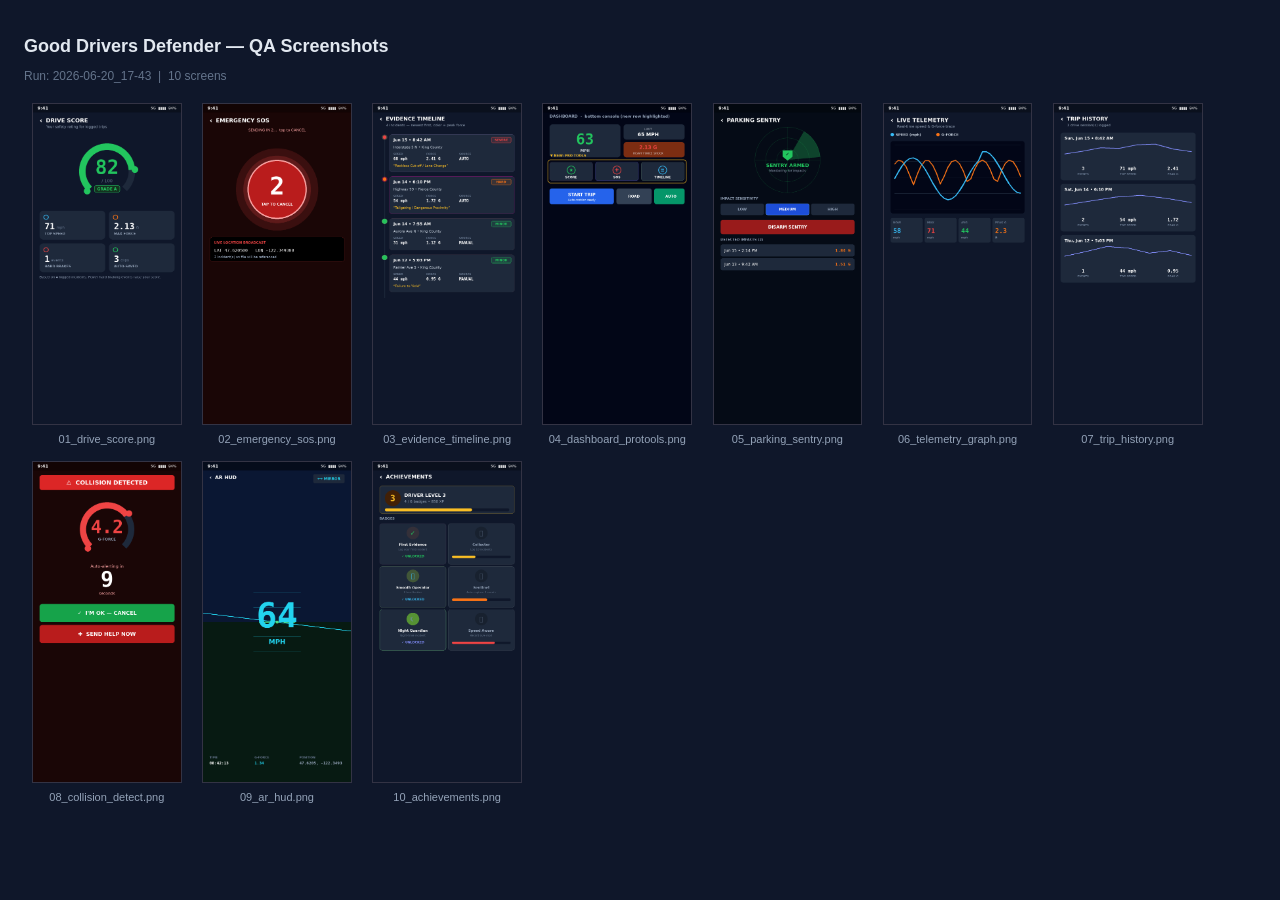
<file: screenshots/2026-06-20_17-43/index.html>
<!DOCTYPE html>
<html>
<head><meta charset="utf-8"><title>QA Screenshots — 2026-06-20_17-43</title>
<style>body{background:#0f172a;font-family:sans-serif;padding:16px}
h1{color:#e2e8f0;font-size:18px}p{color:#64748b;font-size:12px}</style>
</head>
<body>
<h1>Good Drivers Defender — QA Screenshots</h1>
<p>Run: 2026-06-20_17-43 &nbsp;|&nbsp; 10 screens</p>
  <figure style="display:inline-block;margin:8px;text-align:center"><img src="01_drive_score.png" style="height:320px;border:1px solid #334"/><figcaption style="color:#94a3b8;font-size:11px;margin-top:4px">01_drive_score.png</figcaption></figure>
  <figure style="display:inline-block;margin:8px;text-align:center"><img src="02_emergency_sos.png" style="height:320px;border:1px solid #334"/><figcaption style="color:#94a3b8;font-size:11px;margin-top:4px">02_emergency_sos.png</figcaption></figure>
  <figure style="display:inline-block;margin:8px;text-align:center"><img src="03_evidence_timeline.png" style="height:320px;border:1px solid #334"/><figcaption style="color:#94a3b8;font-size:11px;margin-top:4px">03_evidence_timeline.png</figcaption></figure>
  <figure style="display:inline-block;margin:8px;text-align:center"><img src="04_dashboard_protools.png" style="height:320px;border:1px solid #334"/><figcaption style="color:#94a3b8;font-size:11px;margin-top:4px">04_dashboard_protools.png</figcaption></figure>
  <figure style="display:inline-block;margin:8px;text-align:center"><img src="05_parking_sentry.png" style="height:320px;border:1px solid #334"/><figcaption style="color:#94a3b8;font-size:11px;margin-top:4px">05_parking_sentry.png</figcaption></figure>
  <figure style="display:inline-block;margin:8px;text-align:center"><img src="06_telemetry_graph.png" style="height:320px;border:1px solid #334"/><figcaption style="color:#94a3b8;font-size:11px;margin-top:4px">06_telemetry_graph.png</figcaption></figure>
  <figure style="display:inline-block;margin:8px;text-align:center"><img src="07_trip_history.png" style="height:320px;border:1px solid #334"/><figcaption style="color:#94a3b8;font-size:11px;margin-top:4px">07_trip_history.png</figcaption></figure>
  <figure style="display:inline-block;margin:8px;text-align:center"><img src="08_collision_detect.png" style="height:320px;border:1px solid #334"/><figcaption style="color:#94a3b8;font-size:11px;margin-top:4px">08_collision_detect.png</figcaption></figure>
  <figure style="display:inline-block;margin:8px;text-align:center"><img src="09_ar_hud.png" style="height:320px;border:1px solid #334"/><figcaption style="color:#94a3b8;font-size:11px;margin-top:4px">09_ar_hud.png</figcaption></figure>
  <figure style="display:inline-block;margin:8px;text-align:center"><img src="10_achievements.png" style="height:320px;border:1px solid #334"/><figcaption style="color:#94a3b8;font-size:11px;margin-top:4px">10_achievements.png</figcaption></figure>
</body></html>
</file>
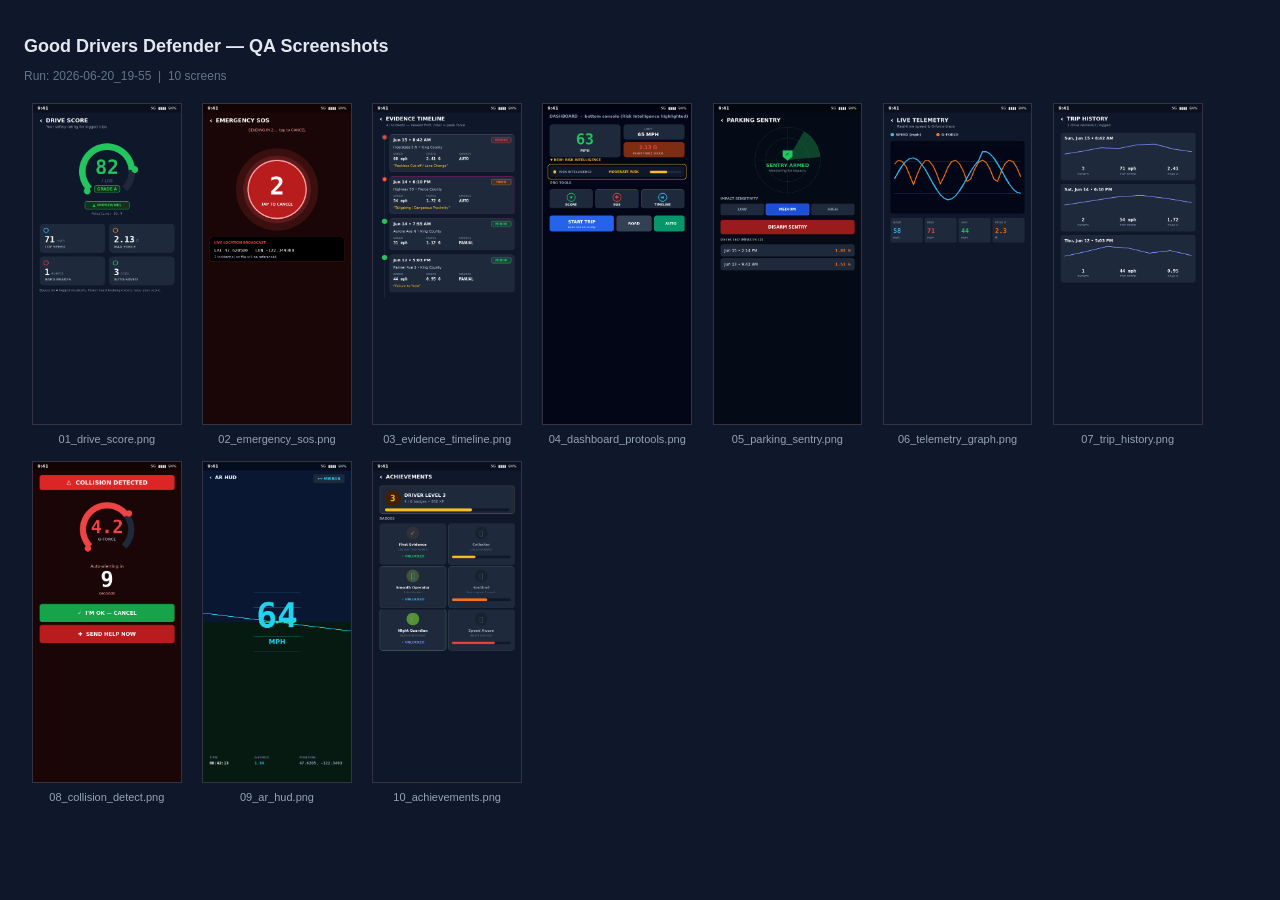
<file: screenshots/2026-06-20_19-55/index.html>
<!DOCTYPE html>
<html>
<head><meta charset="utf-8"><title>QA Screenshots — 2026-06-20_19-55</title>
<style>body{background:#0f172a;font-family:sans-serif;padding:16px}
h1{color:#e2e8f0;font-size:18px}p{color:#64748b;font-size:12px}</style>
</head>
<body>
<h1>Good Drivers Defender — QA Screenshots</h1>
<p>Run: 2026-06-20_19-55 &nbsp;|&nbsp; 10 screens</p>
  <figure style="display:inline-block;margin:8px;text-align:center"><img src="01_drive_score.png" style="height:320px;border:1px solid #334"/><figcaption style="color:#94a3b8;font-size:11px;margin-top:4px">01_drive_score.png</figcaption></figure>
  <figure style="display:inline-block;margin:8px;text-align:center"><img src="02_emergency_sos.png" style="height:320px;border:1px solid #334"/><figcaption style="color:#94a3b8;font-size:11px;margin-top:4px">02_emergency_sos.png</figcaption></figure>
  <figure style="display:inline-block;margin:8px;text-align:center"><img src="03_evidence_timeline.png" style="height:320px;border:1px solid #334"/><figcaption style="color:#94a3b8;font-size:11px;margin-top:4px">03_evidence_timeline.png</figcaption></figure>
  <figure style="display:inline-block;margin:8px;text-align:center"><img src="04_dashboard_protools.png" style="height:320px;border:1px solid #334"/><figcaption style="color:#94a3b8;font-size:11px;margin-top:4px">04_dashboard_protools.png</figcaption></figure>
  <figure style="display:inline-block;margin:8px;text-align:center"><img src="05_parking_sentry.png" style="height:320px;border:1px solid #334"/><figcaption style="color:#94a3b8;font-size:11px;margin-top:4px">05_parking_sentry.png</figcaption></figure>
  <figure style="display:inline-block;margin:8px;text-align:center"><img src="06_telemetry_graph.png" style="height:320px;border:1px solid #334"/><figcaption style="color:#94a3b8;font-size:11px;margin-top:4px">06_telemetry_graph.png</figcaption></figure>
  <figure style="display:inline-block;margin:8px;text-align:center"><img src="07_trip_history.png" style="height:320px;border:1px solid #334"/><figcaption style="color:#94a3b8;font-size:11px;margin-top:4px">07_trip_history.png</figcaption></figure>
  <figure style="display:inline-block;margin:8px;text-align:center"><img src="08_collision_detect.png" style="height:320px;border:1px solid #334"/><figcaption style="color:#94a3b8;font-size:11px;margin-top:4px">08_collision_detect.png</figcaption></figure>
  <figure style="display:inline-block;margin:8px;text-align:center"><img src="09_ar_hud.png" style="height:320px;border:1px solid #334"/><figcaption style="color:#94a3b8;font-size:11px;margin-top:4px">09_ar_hud.png</figcaption></figure>
  <figure style="display:inline-block;margin:8px;text-align:center"><img src="10_achievements.png" style="height:320px;border:1px solid #334"/><figcaption style="color:#94a3b8;font-size:11px;margin-top:4px">10_achievements.png</figcaption></figure>
</body></html>
</file>
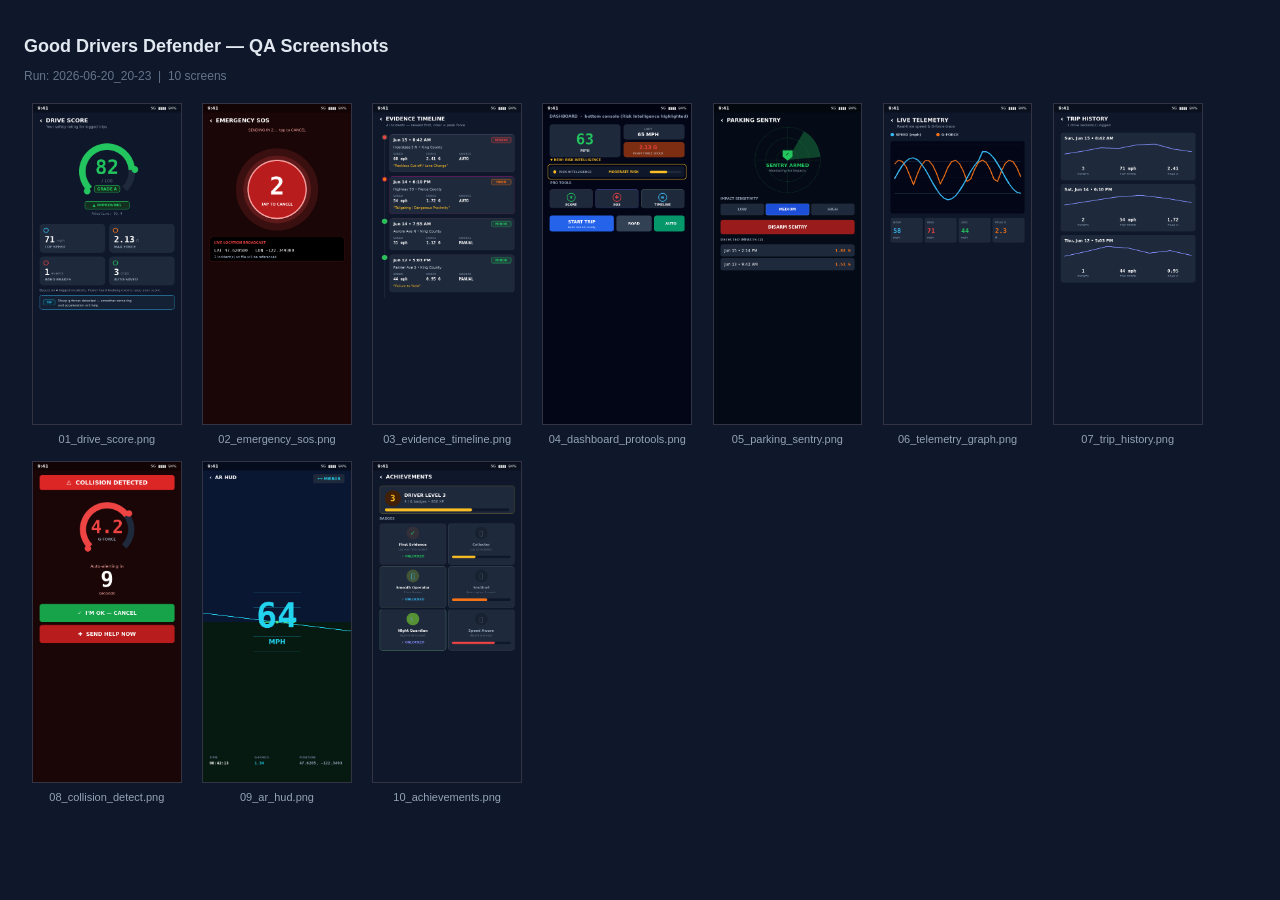
<file: screenshots/2026-06-20_20-23/index.html>
<!DOCTYPE html>
<html>
<head><meta charset="utf-8"><title>QA Screenshots — 2026-06-20_20-23</title>
<style>body{background:#0f172a;font-family:sans-serif;padding:16px}
h1{color:#e2e8f0;font-size:18px}p{color:#64748b;font-size:12px}</style>
</head>
<body>
<h1>Good Drivers Defender — QA Screenshots</h1>
<p>Run: 2026-06-20_20-23 &nbsp;|&nbsp; 10 screens</p>
  <figure style="display:inline-block;margin:8px;text-align:center"><img src="01_drive_score.png" style="height:320px;border:1px solid #334"/><figcaption style="color:#94a3b8;font-size:11px;margin-top:4px">01_drive_score.png</figcaption></figure>
  <figure style="display:inline-block;margin:8px;text-align:center"><img src="02_emergency_sos.png" style="height:320px;border:1px solid #334"/><figcaption style="color:#94a3b8;font-size:11px;margin-top:4px">02_emergency_sos.png</figcaption></figure>
  <figure style="display:inline-block;margin:8px;text-align:center"><img src="03_evidence_timeline.png" style="height:320px;border:1px solid #334"/><figcaption style="color:#94a3b8;font-size:11px;margin-top:4px">03_evidence_timeline.png</figcaption></figure>
  <figure style="display:inline-block;margin:8px;text-align:center"><img src="04_dashboard_protools.png" style="height:320px;border:1px solid #334"/><figcaption style="color:#94a3b8;font-size:11px;margin-top:4px">04_dashboard_protools.png</figcaption></figure>
  <figure style="display:inline-block;margin:8px;text-align:center"><img src="05_parking_sentry.png" style="height:320px;border:1px solid #334"/><figcaption style="color:#94a3b8;font-size:11px;margin-top:4px">05_parking_sentry.png</figcaption></figure>
  <figure style="display:inline-block;margin:8px;text-align:center"><img src="06_telemetry_graph.png" style="height:320px;border:1px solid #334"/><figcaption style="color:#94a3b8;font-size:11px;margin-top:4px">06_telemetry_graph.png</figcaption></figure>
  <figure style="display:inline-block;margin:8px;text-align:center"><img src="07_trip_history.png" style="height:320px;border:1px solid #334"/><figcaption style="color:#94a3b8;font-size:11px;margin-top:4px">07_trip_history.png</figcaption></figure>
  <figure style="display:inline-block;margin:8px;text-align:center"><img src="08_collision_detect.png" style="height:320px;border:1px solid #334"/><figcaption style="color:#94a3b8;font-size:11px;margin-top:4px">08_collision_detect.png</figcaption></figure>
  <figure style="display:inline-block;margin:8px;text-align:center"><img src="09_ar_hud.png" style="height:320px;border:1px solid #334"/><figcaption style="color:#94a3b8;font-size:11px;margin-top:4px">09_ar_hud.png</figcaption></figure>
  <figure style="display:inline-block;margin:8px;text-align:center"><img src="10_achievements.png" style="height:320px;border:1px solid #334"/><figcaption style="color:#94a3b8;font-size:11px;margin-top:4px">10_achievements.png</figcaption></figure>
</body></html>
</file>
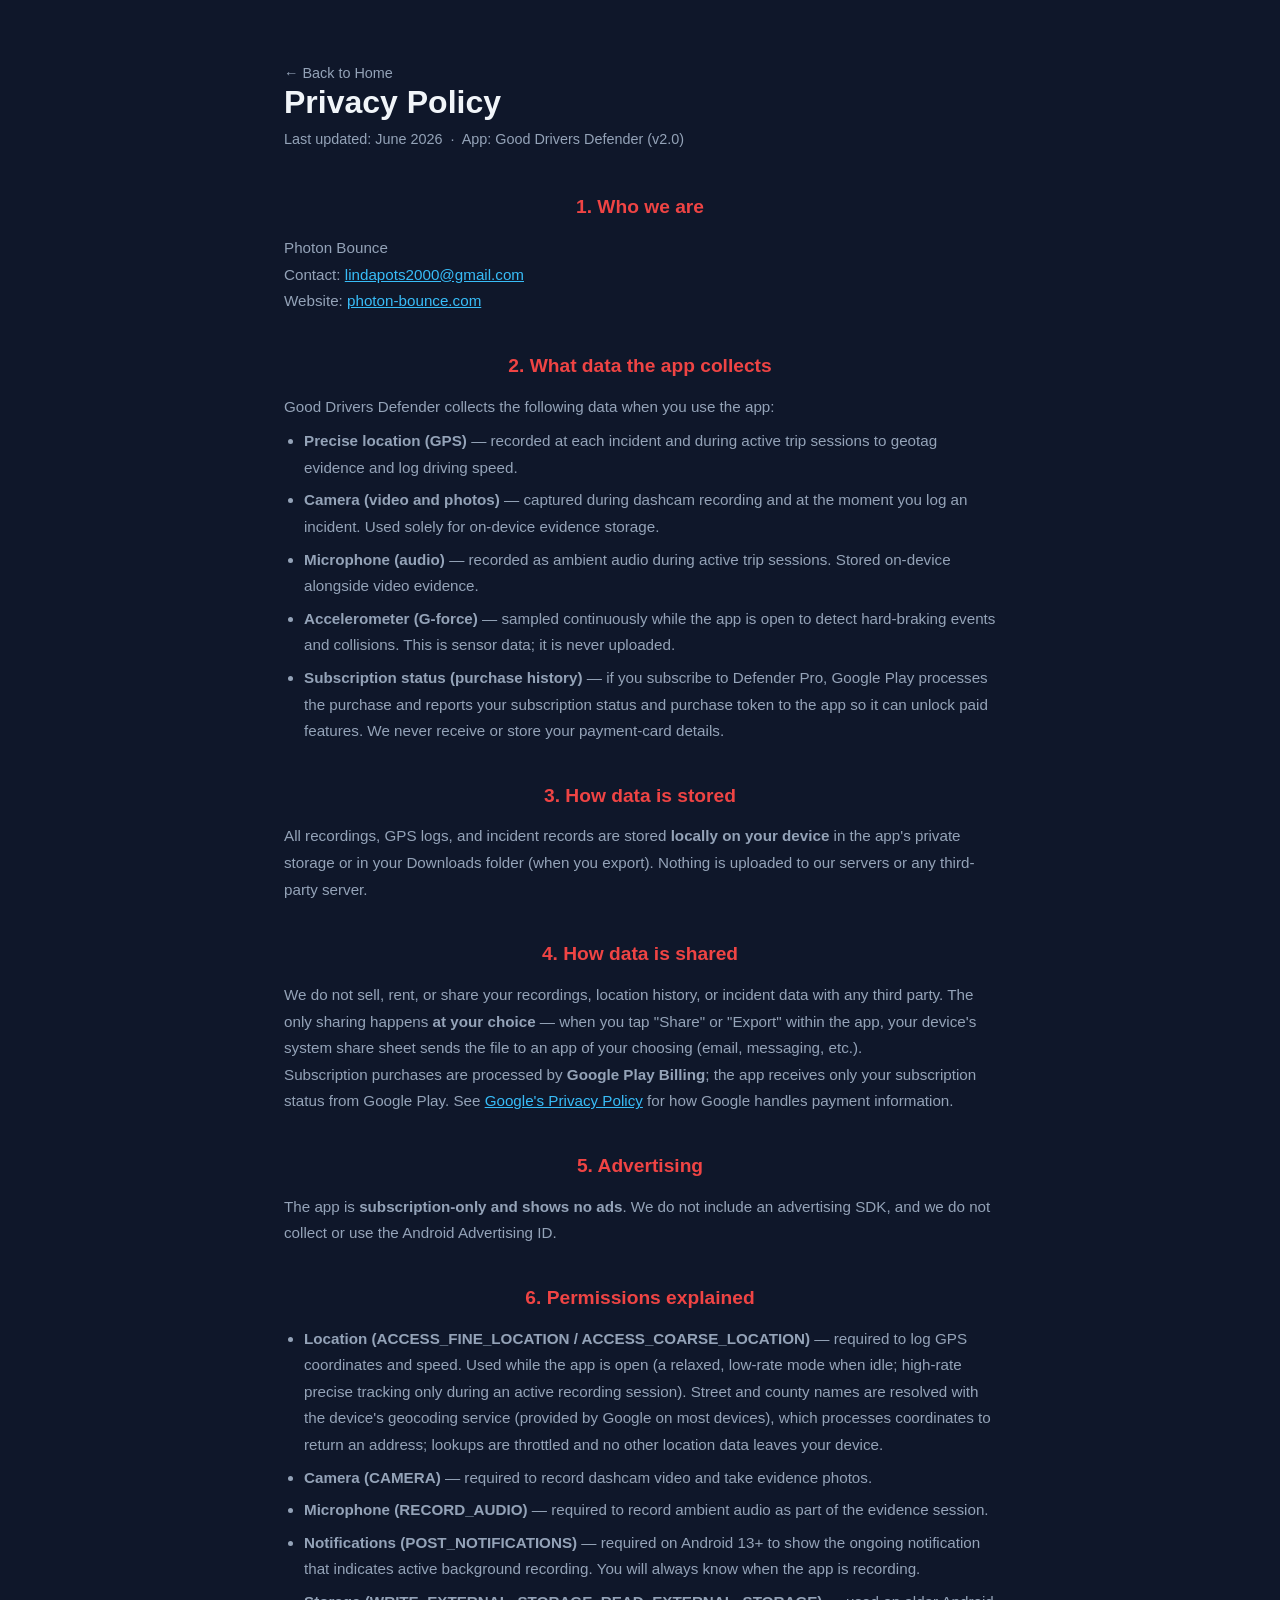
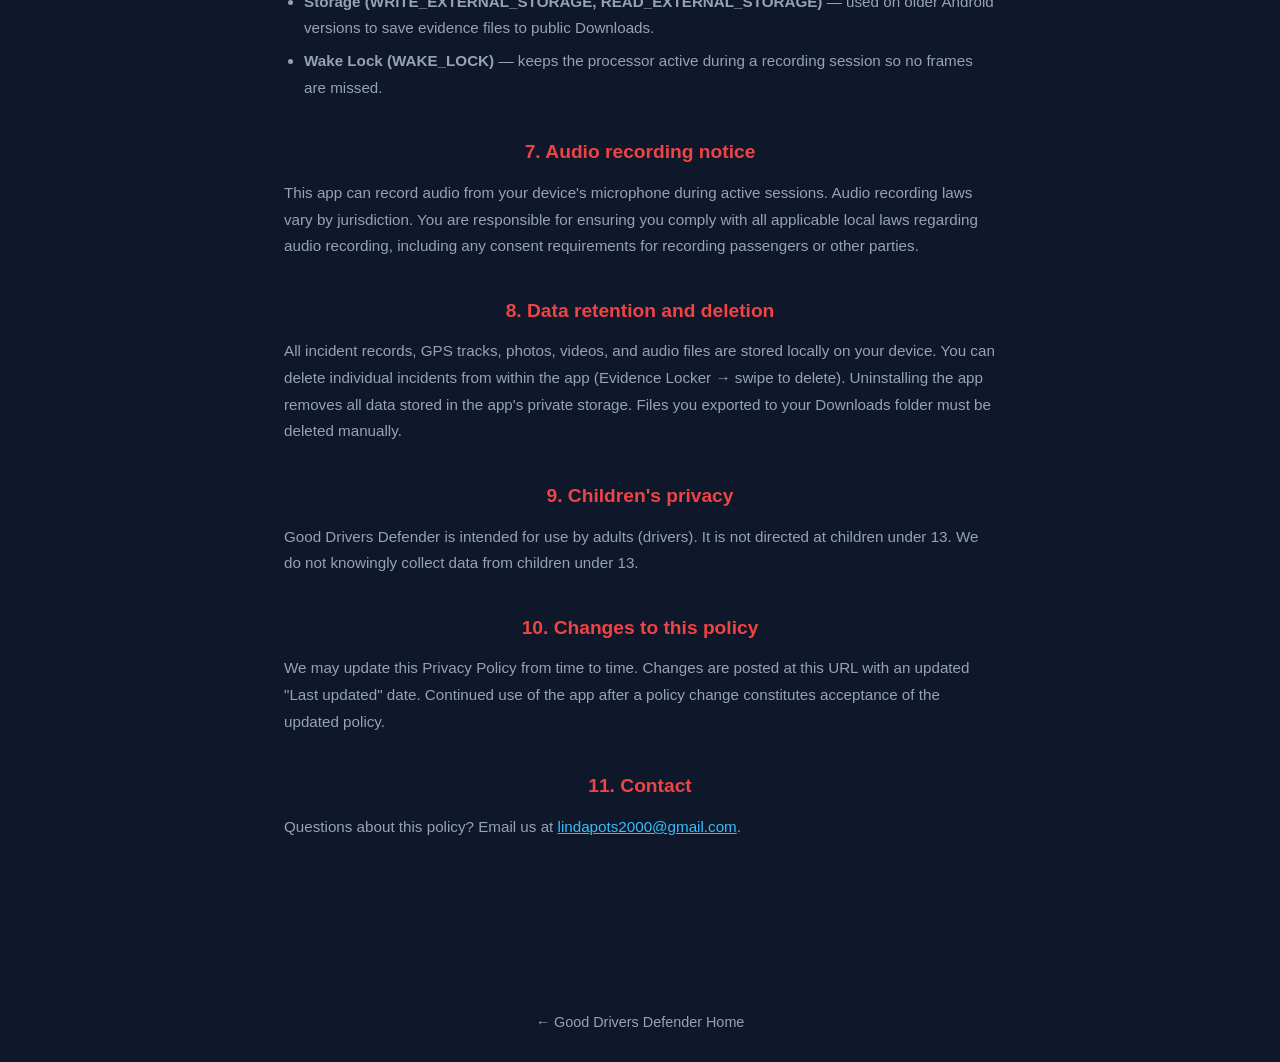
<file: microsite/privacy.html>
<!DOCTYPE html>
<html lang="en">
<head>
  <meta charset="UTF-8" />
  <meta name="viewport" content="width=device-width, initial-scale=1.0" />
  <title>Privacy Policy — Good Drivers Defender</title>
  <link rel="stylesheet" href="style.css" />
  <style>
    .policy-body { max-width: 760px; margin: 60px auto; padding: 0 24px 80px; }
    .policy-body h1 { font-size: 2rem; font-weight: 900; margin-bottom: 8px; }
    .policy-body .updated { color: var(--muted); font-size: .9rem; margin-bottom: 40px; }
    .policy-body h2 { font-size: 1.2rem; font-weight: 800; margin: 36px 0 12px; color: var(--accent); }
    .policy-body p, .policy-body li { color: var(--muted); font-size: .95rem; line-height: 1.75; }
    .policy-body ul { padding-left: 20px; margin: 8px 0; }
    .policy-body li { margin-bottom: 6px; }
    .policy-body a { color: var(--blue); }
    .back-link { display: block; text-align: center; padding: 28px; }
    .back-link a { color: var(--muted); text-decoration: none; font-size: .9rem; }
    .back-link a:hover { color: var(--text); }
  </style>
</head>
<body>

<div class="policy-body">
  <a href="index.html" style="color:var(--muted);text-decoration:none;font-size:.9rem;">← Back to Home</a>

  <h1>Privacy Policy</h1>
  <p class="updated">Last updated: June 2026 &nbsp;·&nbsp; App: Good Drivers Defender (v2.0)</p>

  <h2>1. Who we are</h2>
  <p>Photon Bounce<br>
  Contact: <a href="mailto:lindapots2000@gmail.com">lindapots2000@gmail.com</a><br>
  Website: <a href="https://photon-bounce.com">photon-bounce.com</a></p>

  <h2>2. What data the app collects</h2>
  <p>Good Drivers Defender collects the following data when you use the app:</p>
  <ul>
    <li><strong>Precise location (GPS)</strong> — recorded at each incident and during active trip sessions to geotag evidence and log driving speed.</li>
    <li><strong>Camera (video and photos)</strong> — captured during dashcam recording and at the moment you log an incident. Used solely for on-device evidence storage.</li>
    <li><strong>Microphone (audio)</strong> — recorded as ambient audio during active trip sessions. Stored on-device alongside video evidence.</li>
    <li><strong>Accelerometer (G-force)</strong> — sampled continuously while the app is open to detect hard-braking events and collisions. This is sensor data; it is never uploaded.</li>
    <li><strong>Subscription status (purchase history)</strong> — if you subscribe to Defender Pro, Google Play processes the purchase and reports your subscription status and purchase token to the app so it can unlock paid features. We never receive or store your payment-card details.</li>
  </ul>

  <h2>3. How data is stored</h2>
  <p>All recordings, GPS logs, and incident records are stored <strong>locally on your device</strong> in the app's private storage or in your Downloads folder (when you export). Nothing is uploaded to our servers or any third-party server.</p>

  <h2>4. How data is shared</h2>
  <p>We do not sell, rent, or share your recordings, location history, or incident data with any third party. The only sharing happens <strong>at your choice</strong> — when you tap "Share" or "Export" within the app, your device's system share sheet sends the file to an app of your choosing (email, messaging, etc.).</p>
  <p>Subscription purchases are processed by <strong>Google Play Billing</strong>; the app receives only your subscription status from Google Play. See <a href="https://policies.google.com/privacy">Google's Privacy Policy</a> for how Google handles payment information.</p>

  <h2>5. Advertising</h2>
  <p>The app is <strong>subscription-only and shows no ads</strong>. We do not include an advertising SDK, and we do not collect or use the Android Advertising ID.</p>

  <h2>6. Permissions explained</h2>
  <ul>
    <li><strong>Location (ACCESS_FINE_LOCATION / ACCESS_COARSE_LOCATION)</strong> — required to log GPS coordinates and speed. Used while the app is open (a relaxed, low-rate mode when idle; high-rate precise tracking only during an active recording session). Street and county names are resolved with the device's geocoding service (provided by Google on most devices), which processes coordinates to return an address; lookups are throttled and no other location data leaves your device.</li>
    <li><strong>Camera (CAMERA)</strong> — required to record dashcam video and take evidence photos.</li>
    <li><strong>Microphone (RECORD_AUDIO)</strong> — required to record ambient audio as part of the evidence session.</li>
    <li><strong>Notifications (POST_NOTIFICATIONS)</strong> — required on Android 13+ to show the ongoing notification that indicates active background recording. You will always know when the app is recording.</li>
    <li><strong>Storage (WRITE_EXTERNAL_STORAGE, READ_EXTERNAL_STORAGE)</strong> — used on older Android versions to save evidence files to public Downloads.</li>
    <li><strong>Wake Lock (WAKE_LOCK)</strong> — keeps the processor active during a recording session so no frames are missed.</li>
  </ul>

  <h2>7. Audio recording notice</h2>
  <p>This app can record audio from your device's microphone during active sessions. Audio recording laws vary by jurisdiction. You are responsible for ensuring you comply with all applicable local laws regarding audio recording, including any consent requirements for recording passengers or other parties.</p>

  <h2>8. Data retention and deletion</h2>
  <p>All incident records, GPS tracks, photos, videos, and audio files are stored locally on your device. You can delete individual incidents from within the app (Evidence Locker → swipe to delete). Uninstalling the app removes all data stored in the app's private storage. Files you exported to your Downloads folder must be deleted manually.</p>

  <h2>9. Children's privacy</h2>
  <p>Good Drivers Defender is intended for use by adults (drivers). It is not directed at children under 13. We do not knowingly collect data from children under 13.</p>

  <h2>10. Changes to this policy</h2>
  <p>We may update this Privacy Policy from time to time. Changes are posted at this URL with an updated "Last updated" date. Continued use of the app after a policy change constitutes acceptance of the updated policy.</p>

  <h2>11. Contact</h2>
  <p>Questions about this policy? Email us at <a href="mailto:lindapots2000@gmail.com">lindapots2000@gmail.com</a>.</p>
</div>

<div class="back-link">
  <a href="index.html">← Good Drivers Defender Home</a>
</div>

</body>
</html>
</file>
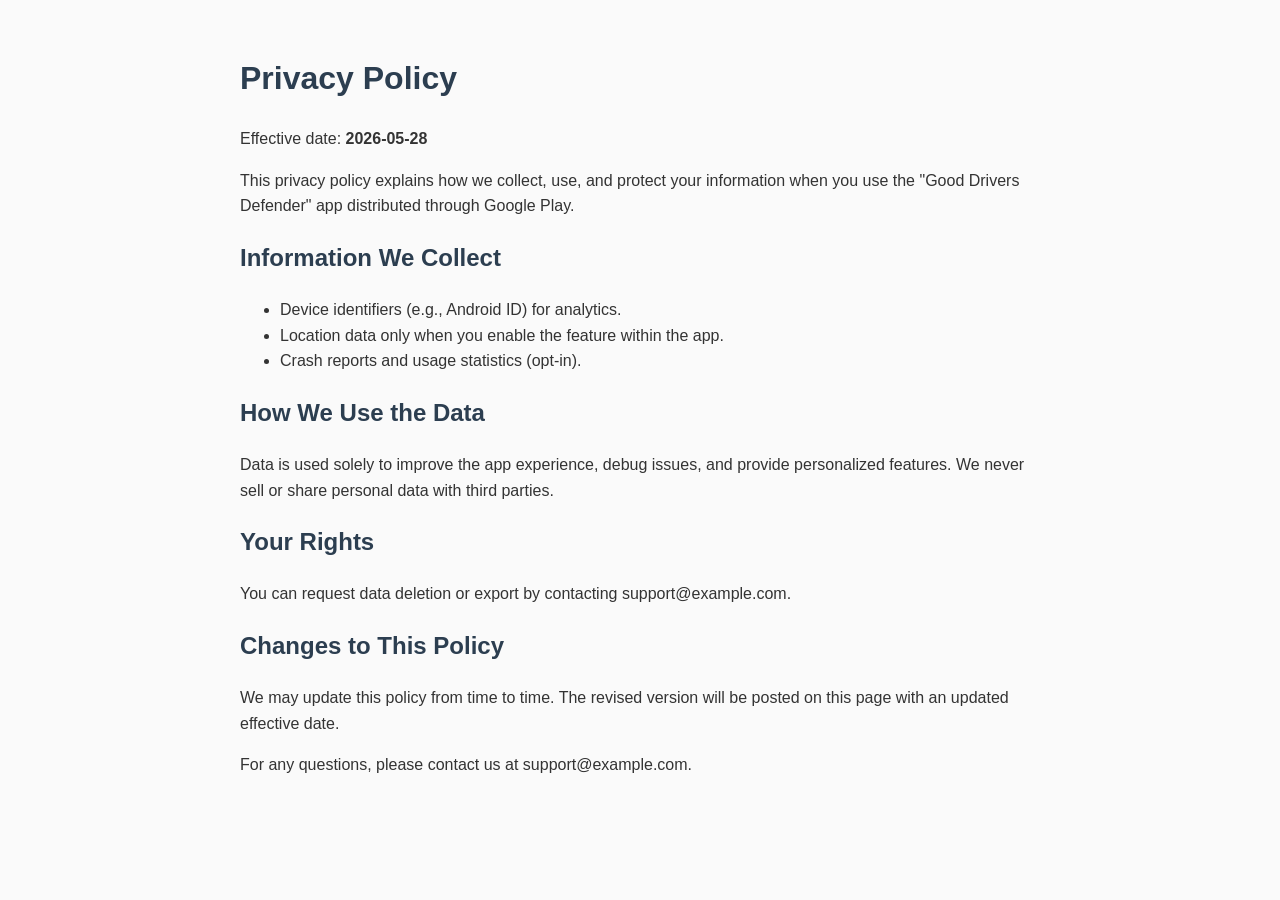
<file: wordpress/privacy-policy.html>
<!DOCTYPE html>
<html lang="en">
<head>
    <meta charset="UTF-8">
    <meta name="viewport" content="width=device-width, initial-scale=1.0">
    <title>Privacy Policy</title>
    <style>
        body {font-family: Arial, sans-serif; line-height: 1.6; max-width: 800px; margin: auto; padding: 2rem; color: #333; background-color: #fafafa;}
        h1, h2 {color: #2c3e50;}
    </style>
</head>
<body>
    <h1>Privacy Policy</h1>
    <p>Effective date: <strong>2026-05-28</strong></p>
    <p>This privacy policy explains how we collect, use, and protect your information when you use the "Good Drivers Defender" app distributed through Google Play.</p>
    <h2>Information We Collect</h2>
    <ul>
        <li>Device identifiers (e.g., Android ID) for analytics.</li>
        <li>Location data only when you enable the feature within the app.</li>
        <li>Crash reports and usage statistics (opt‑in).</li>
    </ul>
    <h2>How We Use the Data</h2>
    <p>Data is used solely to improve the app experience, debug issues, and provide personalized features. We never sell or share personal data with third parties.</p>
    <h2>Your Rights</h2>
    <p>You can request data deletion or export by contacting support@example.com.</p>
    <h2>Changes to This Policy</h2>
    <p>We may update this policy from time to time. The revised version will be posted on this page with an updated effective date.</p>
    <p>For any questions, please contact us at support@example.com.</p>
</body>
</html>
</file>
<file: microsite/styles.css>
/* ============================================================
   Good Drivers Defender — presentation microsite
   Dark, glassy, parallax. Built as a portfolio showpiece.
   ============================================================ */

:root {
  --bg:      #05060f;
  --bg2:     #0a0e1f;
  --panel:   rgba(255, 255, 255, 0.045);
  --panel-2: rgba(255, 255, 255, 0.07);
  --stroke:  rgba(255, 255, 255, 0.10);
  --green:   #22c55e;
  --cyan:    #38bdf8;
  --amber:   #fbbf24;
  --red:     #ef4444;
  --violet:  #8b5cf6;
  --text:    #e6eaf2;
  --muted:   #94a3b8;
  --radius:  20px;
  --maxw:    1180px;
  --ease:    cubic-bezier(.22, 1, .36, 1);
}

* { box-sizing: border-box; margin: 0; padding: 0; }

html { scroll-behavior: smooth; }

body {
  font-family: "Inter", system-ui, -apple-system, "Segoe UI", Roboto, sans-serif;
  background: var(--bg);
  color: var(--text);
  line-height: 1.55;
  overflow-x: hidden;
  -webkit-font-smoothing: antialiased;
}

a { color: inherit; text-decoration: none; }
img { display: block; max-width: 100%; }

h1, h2, h3 { line-height: 1.08; letter-spacing: -0.02em; font-weight: 800; }
.mono { font-family: "JetBrains Mono", ui-monospace, "SF Mono", Menlo, monospace; }

/* ---------- animated background layers (parallax) ---------- */
.bg-wrap { position: fixed; inset: 0; z-index: -2; overflow: hidden; }
.bg-grad {
  position: absolute; inset: -20%;
  background:
    radial-gradient(60vw 60vw at 15% 10%, rgba(56,189,248,0.18), transparent 60%),
    radial-gradient(50vw 50vw at 85% 20%, rgba(139,92,246,0.18), transparent 60%),
    radial-gradient(60vw 60vw at 70% 90%, rgba(34,197,94,0.14), transparent 60%),
    var(--bg);
}
.bg-aurora {
  position: absolute; inset: -30%;
  background: conic-gradient(from 180deg at 50% 50%,
    rgba(56,189,248,0.0), rgba(56,189,248,0.10), rgba(139,92,246,0.10),
    rgba(34,197,94,0.08), rgba(56,189,248,0.0));
  filter: blur(60px);
  animation: spin 40s linear infinite;
  opacity: 0.7;
}
.bg-grid {
  position: absolute; inset: 0;
  background-image:
    linear-gradient(rgba(255,255,255,0.04) 1px, transparent 1px),
    linear-gradient(90deg, rgba(255,255,255,0.04) 1px, transparent 1px);
  background-size: 54px 54px;
  mask-image: radial-gradient(circle at 50% 30%, black, transparent 75%);
}
.stars { position: absolute; inset: 0; }
.stars i {
  position: absolute; width: 2px; height: 2px; border-radius: 50%;
  background: #fff; opacity: .5; animation: twinkle 4s ease-in-out infinite;
}
@keyframes spin { to { transform: rotate(360deg); } }
@keyframes twinkle { 0%,100%{opacity:.15;} 50%{opacity:.8;} }

/* ---------- nav ---------- */
.nav {
  position: sticky; top: 0; z-index: 50;
  display: flex; align-items: center; justify-content: space-between;
  gap: 16px; padding: 14px clamp(16px, 4vw, 40px);
  backdrop-filter: blur(14px);
  background: linear-gradient(to bottom, rgba(5,6,15,0.85), rgba(5,6,15,0.35));
  border-bottom: 1px solid var(--stroke);
}
.brand { display: flex; align-items: center; gap: 12px; font-weight: 800; }
.brand img { width: 34px; height: 34px; border-radius: 9px; box-shadow: 0 6px 20px rgba(0,0,0,.5); }
.brand b { font-size: 16px; letter-spacing: -0.01em; }
.brand span { color: var(--muted); font-weight: 500; font-size: 12px; display: block; margin-top: -3px; }
.nav-links { display: flex; gap: 26px; align-items: center; }
.nav-links a { color: var(--muted); font-size: 14px; font-weight: 600; transition: color .2s; }
.nav-links a:hover { color: var(--text); }
.nav .pill { color: var(--amber); border-color: rgba(251,191,36,.4); }
@media (max-width: 760px){ .nav-links a:not(.pill){ display:none; } }

.pill {
  display: inline-flex; align-items: center; gap: 8px;
  padding: 7px 14px; border-radius: 999px; font-size: 12.5px; font-weight: 700;
  border: 1px solid var(--stroke); background: var(--panel);
}
.pill .dot { width: 7px; height: 7px; border-radius: 50%; background: var(--amber); box-shadow: 0 0 10px var(--amber); animation: pulse 1.8s infinite; }

/* ---------- layout ---------- */
.wrap { max-width: var(--maxw); margin: 0 auto; padding: 0 clamp(16px, 4vw, 28px); }
section { position: relative; padding: clamp(70px, 11vw, 130px) 0; }
.eyebrow { color: var(--cyan); font-weight: 700; font-size: 13px; letter-spacing: .14em; text-transform: uppercase; margin-bottom: 14px; }
.section-head { max-width: 680px; margin: 0 auto clamp(40px,6vw,64px); text-align: center; }
.section-head h2 { font-size: clamp(28px, 5vw, 46px); }
.section-head p { color: var(--muted); font-size: 17px; margin-top: 14px; }

/* ---------- hero ---------- */
.hero { padding-top: clamp(40px, 7vw, 80px); }
.hero-grid { display: grid; grid-template-columns: 1.05fr .95fr; gap: 40px; align-items: center; }
@media (max-width: 920px){ .hero-grid { grid-template-columns: 1fr; text-align: center; } }
.hero h1 { font-size: clamp(40px, 7vw, 78px); font-weight: 900; letter-spacing: -0.04em; }
.hero h1 .grad {
  background: linear-gradient(120deg, var(--cyan), var(--green) 55%, var(--amber));
  -webkit-background-clip: text; background-clip: text; color: transparent;
}
.hero p.lead { color: var(--muted); font-size: clamp(16px,2.2vw,20px); margin: 20px 0 30px; max-width: 540px; }
@media (max-width: 920px){ .hero p.lead { margin-left:auto; margin-right:auto; } }
.cta-row { display: flex; gap: 14px; flex-wrap: wrap; }
@media (max-width: 920px){ .cta-row { justify-content: center; } }
.btn {
  display: inline-flex; align-items: center; gap: 10px;
  padding: 14px 24px; border-radius: 14px; font-weight: 700; font-size: 15px;
  border: 1px solid transparent; cursor: pointer; transition: transform .2s var(--ease), box-shadow .2s, background .2s;
}
.btn-primary { background: linear-gradient(120deg, var(--cyan), var(--green)); color: #04130c; box-shadow: 0 14px 40px rgba(34,197,94,.3); }
.btn-primary:hover { transform: translateY(-3px); box-shadow: 0 20px 50px rgba(34,197,94,.42); }
.btn-ghost { background: var(--panel); border-color: var(--stroke); color: var(--text); }
.btn-ghost:hover { background: var(--panel-2); transform: translateY(-3px); }
.apk-note { color: var(--muted); font-size: 12.5px; margin-top: 10px; max-width: 480px; }
@media (max-width: 920px){ .apk-note { margin-left: auto; margin-right: auto; text-align: center; } }
.hero-stats { display: flex; gap: 28px; margin-top: 38px; flex-wrap: wrap; }
@media (max-width: 920px){ .hero-stats { justify-content: center; } }
.hero-stats div b { font-size: 26px; font-weight: 800; display:block; background: linear-gradient(120deg,#fff,var(--cyan)); -webkit-background-clip:text; background-clip:text; color:transparent; }
.hero-stats div span { color: var(--muted); font-size: 13px; }

.play-badge {
  display: inline-flex; align-items: center; gap: 11px; margin-bottom: 22px;
  padding: 9px 16px; border-radius: 12px; border: 1px solid var(--stroke);
  background: var(--panel); font-size: 13px; color: var(--muted);
}
.play-badge svg { width: 22px; height: 22px; }
.play-badge b { color: var(--text); font-weight: 700; }

/* floating chips around hero phone */
.hero-phone { position: relative; display: flex; justify-content: center; }
.float-chip {
  position: absolute; z-index: 5;
  display: flex; align-items: center; gap: 9px;
  padding: 10px 14px; border-radius: 13px;
  background: rgba(12,16,30,.8); border: 1px solid var(--stroke);
  backdrop-filter: blur(8px); box-shadow: 0 18px 40px rgba(0,0,0,.45);
  font-size: 13px; font-weight: 600; white-space: nowrap;
  animation: floaty 5s ease-in-out infinite;
}
.float-chip .ic { width: 26px; height: 26px; border-radius: 8px; display: grid; place-items: center; font-size: 14px; }
.fc-1 { top: 12%; left: -6%; animation-delay: .2s; }
.fc-2 { top: 44%; right: -10%; animation-delay: 1.1s; }
.fc-3 { bottom: 9%; left: -2%; animation-delay: 2s; }
@media (max-width: 920px){ .float-chip { display:none; } }
@keyframes floaty { 0%,100%{ transform: translateY(0); } 50%{ transform: translateY(-14px); } }

/* ---------- phone / emulator ---------- */
.phone {
  position: relative; width: 320px; height: 660px; flex: none;
  border-radius: 46px; padding: 13px;
  background: linear-gradient(160deg, #20242e, #0b0d14);
  box-shadow: 0 40px 90px rgba(0,0,0,.6), inset 0 0 0 2px rgba(255,255,255,.06), 0 0 0 1px #000;
}
.phone::after { /* notch */
  content: ""; position: absolute; top: 13px; left: 50%; transform: translateX(-50%);
  width: 130px; height: 26px; background: #05070d; border-radius: 0 0 16px 16px; z-index: 20;
}
.phone-screen {
  position: relative; width: 100%; height: 100%; border-radius: 34px; overflow: hidden;
  background: #020617;
}
.screen { position: absolute; inset: 0; opacity: 0; pointer-events: none; transition: opacity .45s var(--ease), transform .45s var(--ease); transform: scale(1.02); overflow: hidden; }
.screen.active { opacity: 1; pointer-events: auto; transform: scale(1); }
.statusbar { display: flex; justify-content: space-between; align-items: center; padding: 12px 18px 6px; font-size: 12px; font-weight: 700; color: #fff; }
.statusbar .sb-right { display: flex; gap: 6px; align-items: center; opacity: .9; }
.scr-pad { padding: 6px 16px 16px; height: calc(100% - 34px); overflow: hidden; }

/* emulator generic bits */
.e-title { font-size: 19px; font-weight: 800; }
.e-sub { color: var(--muted); font-size: 11.5px; margin-top: 2px; }
.card { background: #131c2e; border: 1px solid rgba(255,255,255,.05); border-radius: 16px; }
.row { display: flex; gap: 10px; }
.grow { flex: 1; }

/* dashboard screen */
.dash-speed { border-radius: 18px; background: linear-gradient(160deg,#16233a,#101725); display:grid; place-items:center; height: 150px; position: relative; overflow:hidden; }
.dash-speed .num { font-size: 70px; font-weight: 900; color: var(--green); line-height:1; letter-spacing:-2px; }
.dash-speed .unit { color:#cbd5e1; font-weight:700; font-size:13px; letter-spacing:2px; }
.mini { border-radius: 14px; padding: 10px 12px; }
.mini .k { color: var(--muted); font-size: 10px; letter-spacing:1px; }
.mini .v { font-weight: 800; font-size: 17px; }
.riskbar { margin-top: 12px; border:1px solid rgba(251,191,36,.55); border-radius:14px; padding:10px 12px; background:#0f1830; }
.riskbar .label { display:flex; justify-content:space-between; align-items:center; font-size:11px; font-weight:800; }
.riskbar .track { height:8px; border-radius:6px; background:#1e293b; margin-top:8px; overflow:hidden; }
.riskbar .fill { height:100%; width:55%; border-radius:6px; background:linear-gradient(90deg,var(--green),var(--amber)); animation: riskpulse 3.4s ease-in-out infinite; }
@keyframes riskpulse { 0%,100%{ width:42%; } 50%{ width:66%; } }
.tools { display:grid; grid-template-columns: repeat(3,1fr); gap:9px; margin-top:12px; }
.tool { border-radius:14px; padding:12px 6px; text-align:center; cursor:pointer; background:#131c2e; border:1px solid rgba(255,255,255,.06); transition: transform .15s, background .2s, border-color .2s; }
.tool:hover { transform: translateY(-3px); background:#18233a; }
.tool .ti { width:38px; height:38px; border-radius:50%; margin:0 auto 6px; display:grid; place-items:center; font-size:17px; border:2px solid; }
.tool .tl { font-size:10.5px; font-weight:700; }
.startbtn { margin-top:12px; border-radius:14px; padding:13px; text-align:center; font-weight:800; background:linear-gradient(120deg,#2563eb,#1d4ed8); color:#fff; cursor:pointer; }
.startbtn small { display:block; font-weight:500; color:#dbeafe; font-size:10px; }

/* drive score screen */
.gauge-wrap { display:grid; place-items:center; margin-top:6px; position:relative; }
.gauge-wrap .score { position:absolute; top:46%; left:50%; transform:translate(-50%,-50%); text-align:center; }
.gauge-wrap .score b { font-size:54px; font-weight:900; color:var(--green); }
.gauge-wrap .score small { display:block; color:#64748b; font-size:12px; margin-top:-4px; }
.chip { display:inline-flex; align-items:center; gap:6px; padding:6px 14px; border-radius:11px; font-size:12px; font-weight:800; border:1px solid var(--green); color:var(--green); background:#143020; }
.adaptive { color:#64748b; font-size:12px; margin-top:8px; }
.statgrid { display:grid; grid-template-columns:1fr 1fr; gap:9px; margin-top:14px; }
.statgrid .card { padding:10px 12px; }
.statgrid .sc-v { font-weight:900; font-size:22px; }
.statgrid .sc-k { color:var(--muted); font-size:10px; font-weight:700; letter-spacing:.5px; }
.tip { margin-top:12px; display:flex; gap:10px; align-items:center; border:1px solid rgba(56,189,248,.4); background:#142033; border-radius:13px; padding:11px 12px; }
.tip .tg { color:var(--cyan); font-weight:800; font-size:11px; border:1px solid var(--cyan); border-radius:7px; padding:3px 7px; }
.tip p { font-size:11.5px; color:#cbd5e1; }

/* SOS screen */
.sos { display:grid; place-items:center; height:100%; gap:18px; }
.sos-btn { width:180px; height:180px; border-radius:50%; display:grid; place-items:center; text-align:center;
  background:radial-gradient(circle at 50% 40%, #7f1d1d, #350a0a); border:3px solid #ef4444; cursor:pointer;
  box-shadow:0 0 0 0 rgba(239,68,68,.6); animation: sospulse 1.8s infinite; }
.sos-btn b { font-size:34px; font-weight:900; color:#fff; letter-spacing:2px; }
.sos-btn span { color:#fecaca; font-size:11px; }
@keyframes sospulse { 0%{ box-shadow:0 0 0 0 rgba(239,68,68,.55);} 70%{ box-shadow:0 0 0 34px rgba(239,68,68,0);} 100%{ box-shadow:0 0 0 0 rgba(239,68,68,0);} }

/* sentry radar */
.radar { width:210px; height:210px; border-radius:50%; margin:10px auto; position:relative;
  background: repeating-radial-gradient(circle, rgba(34,197,94,.10) 0 1px, transparent 1px 26px);
  border:1px solid rgba(34,197,94,.3); overflow:hidden; }
.radar .sweep { position:absolute; inset:0; border-radius:50%;
  background: conic-gradient(from 0deg, rgba(34,197,94,.45), transparent 35%); animation: spin 3s linear infinite; }
.radar .blip { position:absolute; width:9px; height:9px; border-radius:50%; background:var(--green); box-shadow:0 0 10px var(--green); top:30%; left:64%; animation:twinkle 2s infinite; }

/* achievements */
.xpbar { height:10px; background:#1e293b; border-radius:6px; overflow:hidden; margin-top:8px; }
.xpbar i { display:block; height:100%; width:64%; background:linear-gradient(90deg,var(--violet),var(--cyan)); }
.badges { display:grid; grid-template-columns:repeat(4,1fr); gap:10px; margin-top:16px; }
.badge { aspect-ratio:1; border-radius:14px; display:grid; place-items:center; font-size:22px; background:#131c2e; border:1px solid rgba(255,255,255,.06); }
.badge.lock { opacity:.4; }

/* emulator controls (bottom nav) */
.emu { display:grid; grid-template-columns: 1fr; justify-items:center; gap: 26px; }
.emu-shell { display:flex; gap:46px; align-items:center; justify-content:center; flex-wrap:wrap; }
.emu-side { max-width: 360px; }
.emu-side h3 { font-size: 24px; margin-bottom: 10px; }
.emu-side p { color: var(--muted); margin-bottom: 18px; }
.emu-nav { display:flex; gap:8px; flex-wrap:wrap; }
.emu-nav button {
  display:inline-flex; align-items:center; gap:8px;
  padding:10px 15px; border-radius:12px; cursor:pointer; font-weight:700; font-size:13px;
  background: var(--panel); border:1px solid var(--stroke); color: var(--muted); transition: all .2s;
}
.emu-nav button.on, .emu-nav button:hover { color:#04130c; background: linear-gradient(120deg,var(--cyan),var(--green)); border-color:transparent; }
.hint { font-size:12px; color:var(--muted); display:flex; align-items:center; gap:8px; }

/* ---------- feature cards ---------- */
.grid3 { display:grid; grid-template-columns: repeat(3,1fr); gap:18px; }
@media (max-width: 900px){ .grid3 { grid-template-columns: 1fr 1fr; } }
@media (max-width: 600px){ .grid3 { grid-template-columns: 1fr; } }
.fcard {
  position:relative; padding:26px; border-radius:var(--radius);
  background: var(--panel); border:1px solid var(--stroke); overflow:hidden;
  transition: transform .25s var(--ease), border-color .25s, background .25s;
}
.fcard:hover { transform: translateY(-6px); border-color: rgba(56,189,248,.5); background: var(--panel-2); }
.fcard .ic { width:48px; height:48px; border-radius:13px; display:grid; place-items:center; font-size:22px; margin-bottom:16px; border:1px solid var(--stroke); }
.fcard h3 { font-size:18px; margin-bottom:8px; }
.fcard p { color: var(--muted); font-size:14px; }
.fcard::before { content:""; position:absolute; inset:0; background:radial-gradient(300px 120px at var(--mx,50%) var(--my,0%), rgba(56,189,248,.12), transparent 70%); opacity:0; transition:opacity .3s; }
.fcard:hover::before { opacity:1; }

/* intelligence highlight */
.intel { display:grid; grid-template-columns: repeat(4,1fr); gap:16px; }
@media (max-width:900px){ .intel { grid-template-columns:1fr 1fr; } }
@media (max-width:560px){ .intel { grid-template-columns:1fr; } }
.intel .fcard { text-align:left; }
.intel .big { font-size:30px; font-weight:900; background:linear-gradient(120deg,#fff,var(--cyan)); -webkit-background-clip:text; background-clip:text; color:transparent; }

/* gallery */
.gallery { display:flex; gap:20px; overflow-x:auto; padding: 8px 4px 28px; scroll-snap-type:x mandatory; }
.gallery::-webkit-scrollbar { height:8px; }
.gallery::-webkit-scrollbar-thumb { background: var(--stroke); border-radius:6px; }
.gallery img { width:230px; flex:none; border-radius:26px; scroll-snap-align:center; border:1px solid var(--stroke); box-shadow:0 24px 50px rgba(0,0,0,.5); transition: transform .3s; }
.gallery img:hover { transform: translateY(-8px) scale(1.02); }

/* pricing */
.plans { display:grid; grid-template-columns:1fr 1fr; gap:22px; max-width:820px; margin:0 auto; }
@media (max-width:720px){ .plans { grid-template-columns:1fr; } }
.plan { padding:30px; border-radius:var(--radius); border:1px solid var(--stroke); background:var(--panel); }
.plan.pro { border-color: rgba(34,197,94,.5); background: linear-gradient(180deg, rgba(34,197,94,.08), var(--panel)); position:relative; }
.plan h3 { font-size:20px; }
.plan .price { font-size:38px; font-weight:900; margin:10px 0; }
.plan .price small { font-size:14px; color:var(--muted); font-weight:600; }
.plan ul { list-style:none; margin-top:14px; display:grid; gap:10px; }
.plan li { font-size:14px; color:#cbd5e1; display:flex; gap:9px; }
.plan li::before { content:"✓"; color:var(--green); font-weight:900; }
.ribbon { position:absolute; top:18px; right:-2px; background:linear-gradient(120deg,var(--green),var(--cyan)); color:#04130c; font-weight:800; font-size:11px; padding:6px 14px; border-radius:10px 0 0 10px; }
.trial-banner { max-width:820px; margin:22px auto 0; text-align:center; padding:16px; border-radius:14px; border:1px solid rgba(34,197,94,.4); background:#0f1f17; color:#86efac; font-weight:600; }

/* privacy strip */
.privacy { display:grid; grid-template-columns:repeat(3,1fr); gap:18px; }
@media (max-width:760px){ .privacy { grid-template-columns:1fr; } }
.privacy .fcard p { font-size:13.5px; }

/* footer */
footer { border-top:1px solid var(--stroke); padding: 56px 0 40px; text-align:center; color:var(--muted); }
footer .brand { justify-content:center; margin-bottom:18px; }
footer .made { font-size:13px; margin-top:14px; }
footer a.link { color: var(--cyan); }

/* reveal on scroll */
.reveal { opacity:0; transform: translateY(34px); transition: opacity .7s var(--ease), transform .7s var(--ease); }
.reveal.in { opacity:1; transform:none; }

@keyframes pulse { 0%,100%{ transform:scale(1); opacity:1;} 50%{ transform:scale(1.5); opacity:.5;} }

/* ---------- scroll progress bar ---------- */
.scroll-progress {
  position: fixed; top: 0; left: 0; height: 3px; width: 0; z-index: 60;
  background: linear-gradient(90deg, var(--cyan), var(--green), var(--amber));
  box-shadow: 0 0 12px rgba(56,189,248,.6); transition: width .1s linear;
}
.nav-links a.active { color: var(--text); }

/* ---------- how it works ---------- */
.steps { display: grid; grid-template-columns: repeat(3,1fr); gap: 18px; }
@media (max-width: 820px){ .steps { grid-template-columns: 1fr; } }
.step { position: relative; padding: 28px 24px; border-radius: var(--radius); background: var(--panel); border: 1px solid var(--stroke); overflow: hidden; }
.step::after { content:""; position:absolute; right:-30px; top:-30px; width:120px; height:120px; border-radius:50%; background: radial-gradient(circle, rgba(56,189,248,.12), transparent 70%); }
.step-n { width: 46px; height: 46px; border-radius: 13px; display: grid; place-items: center; font-weight: 900; font-size: 20px; margin-bottom: 14px; color: #04130c; background: linear-gradient(120deg, var(--cyan), var(--green)); }
.step h3 { font-size: 18px; margin-bottom: 8px; }
.step p { color: var(--muted); font-size: 14px; }

/* ---------- tech chips ---------- */
.tech-grid { display: flex; flex-wrap: wrap; gap: 12px; justify-content: center; }
.tech { padding: 11px 18px; border-radius: 999px; border: 1px solid var(--stroke); background: var(--panel); font-weight: 700; font-size: 14px; color: #cbd5e1; transition: transform .2s, border-color .2s, color .2s; }
.tech:hover { transform: translateY(-3px); border-color: rgba(56,189,248,.5); color: #fff; }

/* ---------- faq ---------- */
.faq { max-width: 760px; margin: 0 auto; display: grid; gap: 12px; }
.faq details { border: 1px solid var(--stroke); border-radius: 14px; background: var(--panel); overflow: hidden; }
.faq summary { cursor: pointer; padding: 18px 20px; font-weight: 700; font-size: 16px; list-style: none; display: flex; justify-content: space-between; align-items: center; gap: 16px; }
.faq summary::-webkit-details-marker { display: none; }
.faq summary::after { content: "+"; color: var(--cyan); font-weight: 900; font-size: 22px; transition: transform .2s; }
.faq details[open] summary::after { transform: rotate(45deg); }
.faq details p { padding: 0 20px 18px; color: var(--muted); font-size: 14.5px; }

/* ---------- notify band ---------- */
.notify-band { display: flex; align-items: center; justify-content: space-between; gap: 24px; flex-wrap: wrap; padding: 38px 40px; border-radius: 24px; border: 1px solid rgba(34,197,94,.4); background: linear-gradient(120deg, rgba(56,189,248,.10), rgba(34,197,94,.08)); }
.notify-band h2 { font-size: 28px; }
.notify-band p { color: var(--muted); margin-top: 6px; }

@media (prefers-reduced-motion: reduce) {
  * { animation: none !important; transition: none !important; }
  .reveal { opacity:1; transform:none; }
}

/* ---------- install-as-app floating button ---------- */
.install-fab {
  position: fixed; right: 18px; bottom: 18px; z-index: 70;
  display: inline-flex; align-items: center; gap: 8px;
  padding: 13px 20px; border-radius: 999px; border: none; cursor: pointer;
  font-weight: 800; font-size: 14px; color: #04130c;
  background: linear-gradient(120deg, var(--cyan), var(--green));
  box-shadow: 0 14px 34px rgba(34,197,94,.4);
  animation: fabIn .4s var(--ease);
}
.install-fab:hover { transform: translateY(-2px); }
.install-fab[hidden] { display: none; }
@keyframes fabIn { from { opacity:0; transform: translateY(20px); } to { opacity:1; transform:none; } }
</file>
<file: web/style.css>
/* Good Drivers Defender — Microsite Styles */

*, *::before, *::after { box-sizing: border-box; margin: 0; padding: 0; }

:root {
  --bg:       #0F172A;
  --bg2:      #1E293B;
  --accent:   #EF4444;
  --gold:     #FBBF24;
  --green:    #22C55E;
  --blue:     #38BDF8;
  --text:     #F1F5F9;
  --muted:    #94A3B8;
  --border:   rgba(255,255,255,0.08);
  --radius:   14px;
  --font:     -apple-system, BlinkMacSystemFont, 'Segoe UI', Roboto, sans-serif;
}

html { scroll-behavior: smooth; }
body { background: var(--bg); color: var(--text); font-family: var(--font); line-height: 1.6; }

/* ── Layout helpers ─────────────────────────────────────────────────────── */
.section-inner { max-width: 1080px; margin: 0 auto; padding: 0 24px; }

h2 { font-size: clamp(1.6rem, 4vw, 2.4rem); font-weight: 800; text-align: center; margin-bottom: 48px; }

/* ── Buttons ─────────────────────────────────────────────────────────────── */
.btn {
  display: inline-flex; align-items: center; gap: 8px;
  padding: 14px 28px; border-radius: 50px; font-weight: 700; font-size: 1rem;
  text-decoration: none; transition: opacity .18s, transform .12s;
  cursor: pointer; border: none;
}
.btn:hover { opacity: .88; transform: translateY(-1px); }
.btn svg { width: 18px; height: 18px; }
.btn-primary { background: var(--accent); color: #fff; }
.btn-outline  { background: transparent; color: var(--text); border: 2px solid var(--border); }
.cta-group { display: flex; gap: 16px; flex-wrap: wrap; justify-content: center; margin-top: 32px; }

/* ── Hero ────────────────────────────────────────────────────────────────── */
.hero {
  display: flex; align-items: center; justify-content: space-between; flex-wrap: wrap;
  min-height: 90vh; padding: 80px 24px 60px;
  max-width: 1080px; margin: 0 auto;
  gap: 48px;
}
.hero-inner { flex: 1 1 320px; }

.badge {
  display: inline-block; background: var(--accent); color: #fff;
  font-size: .75rem; font-weight: 800; letter-spacing: .1em;
  padding: 4px 12px; border-radius: 50px; margin-bottom: 16px;
}

h1 {
  font-size: clamp(2.8rem, 8vw, 5rem);
  font-weight: 900; line-height: 1.05;
  margin-bottom: 20px;
}
.accent { color: var(--accent); }
.tagline { font-size: 1.3rem; font-weight: 700; margin-bottom: 10px; }
.sub { color: var(--muted); max-width: 480px; font-size: 1rem; line-height: 1.65; }

/* ── Phone mockups ───────────────────────────────────────────────────────── */
.hero-screens { display: flex; gap: 16px; align-items: flex-end; flex: 0 0 auto; }

.phone-frame {
  width: 160px; height: 300px;
  background: #111827; border-radius: 24px;
  border: 3px solid rgba(255,255,255,.15);
  box-shadow: 0 24px 60px rgba(0,0,0,.7);
  overflow: hidden; display: flex; flex-direction: column;
}
.phone-frame.secondary { width: 130px; height: 250px; opacity: .8; }

.phone-screen {
  flex: 1; padding: 14px 12px; display: flex; flex-direction: column;
  background: #0F172A;
}
.phone-screen.hud { background: linear-gradient(180deg, #0EA5E9 0%, #0F172A 55%); }

.screen-label {
  font-size: .6rem; font-weight: 700; letter-spacing: .12em;
  color: var(--muted); text-transform: uppercase; margin-bottom: 10px;
}

.metric-row { display: flex; gap: 12px; margin: auto 0; }
.metric { display: flex; flex-direction: column; align-items: center; }
.mval { font-size: 2rem; font-weight: 900; font-variant-numeric: tabular-nums; color: #fff; }
.munit { font-size: .55rem; color: var(--muted); font-weight: 700; }

.rec-dot { color: var(--accent); font-size: .7rem; font-weight: 800; margin-top: auto; }

.hud-speed {
  font-size: 4rem; font-weight: 900; color: #fff; text-align: center;
  margin-top: auto; font-variant-numeric: tabular-nums;
}
.hud-unit { font-size: .7rem; color: rgba(255,255,255,.7); text-align: center; margin-bottom: 20px; }

/* ── Trust Bar ───────────────────────────────────────────────────────────── */
.trust-bar {
  background: var(--bg2); border-top: 1px solid var(--border); border-bottom: 1px solid var(--border);
  display: flex; justify-content: center; flex-wrap: wrap; gap: 0;
}
.trust-item {
  padding: 24px 40px; display: flex; flex-direction: column; align-items: center;
  border-right: 1px solid var(--border);
}
.trust-item:last-child { border-right: none; }
.ti-num { font-size: 1.6rem; font-weight: 900; color: var(--accent); }
.ti-label { font-size: .75rem; color: var(--muted); font-weight: 600; text-transform: uppercase; letter-spacing: .08em; }

/* ── Features ────────────────────────────────────────────────────────────── */
.features { padding: 96px 0; }

.feature-grid {
  display: grid;
  /* min(100%, 280px) keeps the track from exceeding the container on narrow
     phones (~272px content width), preventing horizontal overflow/scroll. */
  grid-template-columns: repeat(auto-fill, minmax(min(100%, 280px), 1fr));
  gap: 20px;
}

.feat-card {
  background: var(--bg2); border: 1px solid var(--border);
  border-radius: var(--radius); padding: 28px 24px;
  transition: border-color .2s, transform .15s;
}
.feat-card:hover { border-color: rgba(239,68,68,.4); transform: translateY(-2px); }
.feat-icon { font-size: 2rem; margin-bottom: 14px; }
.feat-card h3 { font-size: 1.05rem; font-weight: 700; margin-bottom: 8px; }
.feat-card p { color: var(--muted); font-size: .9rem; line-height: 1.6; }

/* ── Pricing ─────────────────────────────────────────────────────────────── */
.pricing { padding: 96px 0; background: var(--bg2); }

.plan-row {
  display: flex; gap: 24px; justify-content: center; flex-wrap: wrap; align-items: flex-start;
}

.plan {
  background: #0F172A; border: 1px solid var(--border);
  border-radius: var(--radius); padding: 36px 32px;
  min-width: 260px; flex: 1 1 260px; max-width: 380px;
  position: relative;
}
.plan h3 { font-size: 1.3rem; font-weight: 800; margin-bottom: 20px; }
.plan ul { list-style: none; display: flex; flex-direction: column; gap: 10px; }
.plan li { font-size: .9rem; color: var(--text); }
.plan li.dim { color: var(--muted); }

.pro-plan {
  border-color: var(--gold); box-shadow: 0 0 40px rgba(251,191,36,.12);
}
.pro-plan h3 { color: var(--gold); }
.pro-badge {
  position: absolute; top: -14px; left: 50%; transform: translateX(-50%);
  background: var(--gold); color: #000; font-size: .7rem; font-weight: 900;
  padding: 4px 14px; border-radius: 50px; letter-spacing: .1em;
}
.pro-plan .btn { margin-top: 28px; width: 100%; justify-content: center; }

/* ── Privacy Strip ───────────────────────────────────────────────────────── */
.privacy-strip {
  padding: 80px 0; text-align: center;
  background: linear-gradient(180deg, #0F172A 0%, #1E293B 100%);
}
.privacy-strip h2 { margin-bottom: 16px; }
.privacy-strip p { color: var(--muted); max-width: 560px; margin: 0 auto 20px; font-size: 1rem; }
.link-light { color: var(--blue); text-decoration: none; font-weight: 600; }
.link-light:hover { text-decoration: underline; }

/* ── Footer ──────────────────────────────────────────────────────────────── */
.site-footer {
  background: #020617; border-top: 1px solid var(--border);
  padding: 48px 24px; text-align: center;
}
.footer-name { font-weight: 800; font-size: 1.1rem; margin-bottom: 16px; }
.footer-nav { display: flex; justify-content: center; gap: 32px; margin-bottom: 20px; flex-wrap: wrap; }
.footer-nav a { color: var(--muted); text-decoration: none; font-size: .9rem; }
.footer-nav a:hover { color: var(--text); }
.footer-copy { color: #475569; font-size: .8rem; }

/* ── Responsive ──────────────────────────────────────────────────────────── */
@media (max-width: 700px) {
  .hero { flex-direction: column; min-height: auto; padding: 60px 20px 40px; }
  .hero-screens { justify-content: center; flex-wrap: wrap; }
  .trust-item { padding: 18px 20px; }
  .plan-row { flex-direction: column; align-items: center; }
}

/* Very small phones (e.g. 320px / Galaxy Fold cover): shrink the hero mockups so
   the two frames (160 + 130 + gap) don't overflow the narrow content width. */
@media (max-width: 360px) {
  .phone-frame { width: 140px; height: 264px; }
  .phone-frame.secondary { width: 112px; height: 216px; }
}
</file>
<file: microsite/style.css>
/* Good Drivers Defender — Microsite Styles */

*, *::before, *::after { box-sizing: border-box; margin: 0; padding: 0; }

:root {
  --bg:       #0F172A;
  --bg2:      #1E293B;
  --accent:   #EF4444;
  --gold:     #FBBF24;
  --green:    #22C55E;
  --blue:     #38BDF8;
  --text:     #F1F5F9;
  --muted:    #94A3B8;
  --border:   rgba(255,255,255,0.08);
  --radius:   14px;
  --font:     -apple-system, BlinkMacSystemFont, 'Segoe UI', Roboto, sans-serif;
}

html { scroll-behavior: smooth; }
body { background: var(--bg); color: var(--text); font-family: var(--font); line-height: 1.6; }

/* ── Layout helpers ─────────────────────────────────────────────────────── */
.section-inner { max-width: 1080px; margin: 0 auto; padding: 0 24px; }

h2 { font-size: clamp(1.6rem, 4vw, 2.4rem); font-weight: 800; text-align: center; margin-bottom: 48px; }

/* ── Buttons ─────────────────────────────────────────────────────────────── */
.btn {
  display: inline-flex; align-items: center; gap: 8px;
  padding: 14px 28px; border-radius: 50px; font-weight: 700; font-size: 1rem;
  text-decoration: none; transition: opacity .18s, transform .12s;
  cursor: pointer; border: none;
}
.btn:hover { opacity: .88; transform: translateY(-1px); }
.btn svg { width: 18px; height: 18px; }
.btn-primary { background: var(--accent); color: #fff; }
.btn-outline  { background: transparent; color: var(--text); border: 2px solid var(--border); }
.cta-group { display: flex; gap: 16px; flex-wrap: wrap; justify-content: center; margin-top: 32px; }

/* ── Hero ────────────────────────────────────────────────────────────────── */
.hero {
  display: flex; align-items: center; justify-content: space-between; flex-wrap: wrap;
  min-height: 90vh; padding: 80px 24px 60px;
  max-width: 1080px; margin: 0 auto;
  gap: 48px;
}
.hero-inner { flex: 1 1 320px; }

.badge {
  display: inline-block; background: var(--accent); color: #fff;
  font-size: .75rem; font-weight: 800; letter-spacing: .1em;
  padding: 4px 12px; border-radius: 50px; margin-bottom: 16px;
}

h1 {
  font-size: clamp(2.8rem, 8vw, 5rem);
  font-weight: 900; line-height: 1.05;
  margin-bottom: 20px;
}
.accent { color: var(--accent); }
.tagline { font-size: 1.3rem; font-weight: 700; margin-bottom: 10px; }
.sub { color: var(--muted); max-width: 480px; font-size: 1rem; line-height: 1.65; }

/* ── Phone mockups ───────────────────────────────────────────────────────── */
.hero-screens { display: flex; gap: 16px; align-items: flex-end; flex: 0 0 auto; }

.phone-frame {
  width: 160px; height: 300px;
  background: #111827; border-radius: 24px;
  border: 3px solid rgba(255,255,255,.15);
  box-shadow: 0 24px 60px rgba(0,0,0,.7);
  overflow: hidden; display: flex; flex-direction: column;
}
.phone-frame.secondary { width: 130px; height: 250px; opacity: .8; }

.phone-screen {
  flex: 1; padding: 14px 12px; display: flex; flex-direction: column;
  background: #0F172A;
}
.phone-screen.hud { background: linear-gradient(180deg, #0EA5E9 0%, #0F172A 55%); }

.screen-label {
  font-size: .6rem; font-weight: 700; letter-spacing: .12em;
  color: var(--muted); text-transform: uppercase; margin-bottom: 10px;
}

.metric-row { display: flex; gap: 12px; margin: auto 0; }
.metric { display: flex; flex-direction: column; align-items: center; }
.mval { font-size: 2rem; font-weight: 900; font-variant-numeric: tabular-nums; color: #fff; }
.munit { font-size: .55rem; color: var(--muted); font-weight: 700; }

.rec-dot { color: var(--accent); font-size: .7rem; font-weight: 800; margin-top: auto; }

.hud-speed {
  font-size: 4rem; font-weight: 900; color: #fff; text-align: center;
  margin-top: auto; font-variant-numeric: tabular-nums;
}
.hud-unit { font-size: .7rem; color: rgba(255,255,255,.7); text-align: center; margin-bottom: 20px; }

/* ── Trust Bar ───────────────────────────────────────────────────────────── */
.trust-bar {
  background: var(--bg2); border-top: 1px solid var(--border); border-bottom: 1px solid var(--border);
  display: flex; justify-content: center; flex-wrap: wrap; gap: 0;
}
.trust-item {
  padding: 24px 40px; display: flex; flex-direction: column; align-items: center;
  border-right: 1px solid var(--border);
}
.trust-item:last-child { border-right: none; }
.ti-num { font-size: 1.6rem; font-weight: 900; color: var(--accent); }
.ti-label { font-size: .75rem; color: var(--muted); font-weight: 600; text-transform: uppercase; letter-spacing: .08em; }

/* ── Features ────────────────────────────────────────────────────────────── */
.features { padding: 96px 0; }

.feature-grid {
  display: grid;
  /* min(100%, 280px) keeps the track from exceeding the container on narrow
     phones (~272px content width), preventing horizontal overflow/scroll. */
  grid-template-columns: repeat(auto-fill, minmax(min(100%, 280px), 1fr));
  gap: 20px;
}

.feat-card {
  background: var(--bg2); border: 1px solid var(--border);
  border-radius: var(--radius); padding: 28px 24px;
  transition: border-color .2s, transform .15s;
}
.feat-card:hover { border-color: rgba(239,68,68,.4); transform: translateY(-2px); }
.feat-icon { font-size: 2rem; margin-bottom: 14px; }
.feat-card h3 { font-size: 1.05rem; font-weight: 700; margin-bottom: 8px; }
.feat-card p { color: var(--muted); font-size: .9rem; line-height: 1.6; }

/* ── Pricing ─────────────────────────────────────────────────────────────── */
.pricing { padding: 96px 0; background: var(--bg2); }

.plan-row {
  display: flex; gap: 24px; justify-content: center; flex-wrap: wrap; align-items: flex-start;
}

.plan {
  background: #0F172A; border: 1px solid var(--border);
  border-radius: var(--radius); padding: 36px 32px;
  min-width: 260px; flex: 1 1 260px; max-width: 380px;
  position: relative;
}
.plan h3 { font-size: 1.3rem; font-weight: 800; margin-bottom: 20px; }
.plan ul { list-style: none; display: flex; flex-direction: column; gap: 10px; }
.plan li { font-size: .9rem; color: var(--text); }
.plan li.dim { color: var(--muted); }

.pro-plan {
  border-color: var(--gold); box-shadow: 0 0 40px rgba(251,191,36,.12);
}
.pro-plan h3 { color: var(--gold); }
.pro-badge {
  position: absolute; top: -14px; left: 50%; transform: translateX(-50%);
  background: var(--gold); color: #000; font-size: .7rem; font-weight: 900;
  padding: 4px 14px; border-radius: 50px; letter-spacing: .1em;
}
.pro-plan .btn { margin-top: 28px; width: 100%; justify-content: center; }

/* ── Privacy Strip ───────────────────────────────────────────────────────── */
.privacy-strip {
  padding: 80px 0; text-align: center;
  background: linear-gradient(180deg, #0F172A 0%, #1E293B 100%);
}
.privacy-strip h2 { margin-bottom: 16px; }
.privacy-strip p { color: var(--muted); max-width: 560px; margin: 0 auto 20px; font-size: 1rem; }
.link-light { color: var(--blue); text-decoration: none; font-weight: 600; }
.link-light:hover { text-decoration: underline; }

/* ── Footer ──────────────────────────────────────────────────────────────── */
.site-footer {
  background: #020617; border-top: 1px solid var(--border);
  padding: 48px 24px; text-align: center;
}
.footer-name { font-weight: 800; font-size: 1.1rem; margin-bottom: 16px; }
.footer-nav { display: flex; justify-content: center; gap: 32px; margin-bottom: 20px; flex-wrap: wrap; }
.footer-nav a { color: var(--muted); text-decoration: none; font-size: .9rem; }
.footer-nav a:hover { color: var(--text); }
.footer-copy { color: #475569; font-size: .8rem; }

/* ── Responsive ──────────────────────────────────────────────────────────── */
@media (max-width: 700px) {
  .hero { flex-direction: column; min-height: auto; padding: 60px 20px 40px; }
  .hero-screens { justify-content: center; flex-wrap: wrap; }
  .trust-item { padding: 18px 20px; }
  .plan-row { flex-direction: column; align-items: center; }
}

/* Very small phones (e.g. 320px / Galaxy Fold cover): shrink the hero mockups so
   the two frames (160 + 130 + gap) don't overflow the narrow content width. */
@media (max-width: 360px) {
  .phone-frame { width: 140px; height: 264px; }
  .phone-frame.secondary { width: 112px; height: 216px; }
}
</file>
